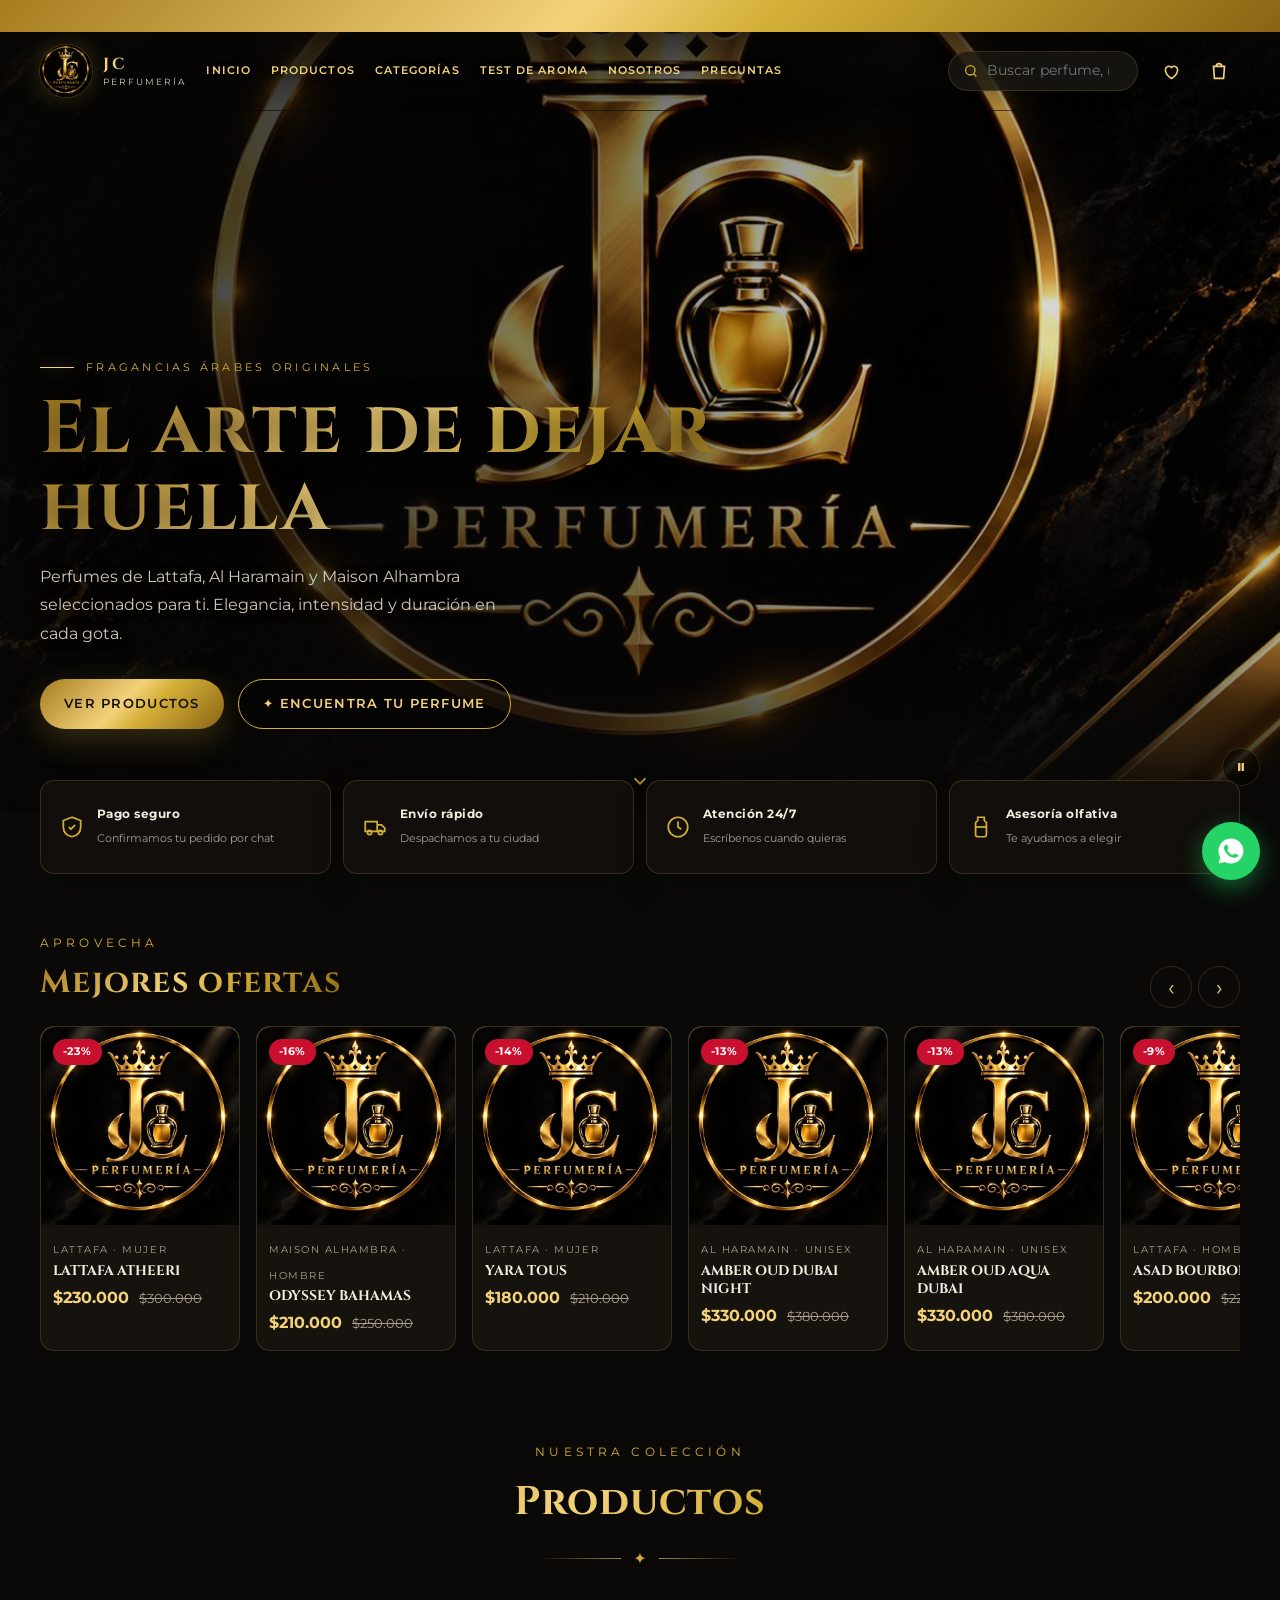
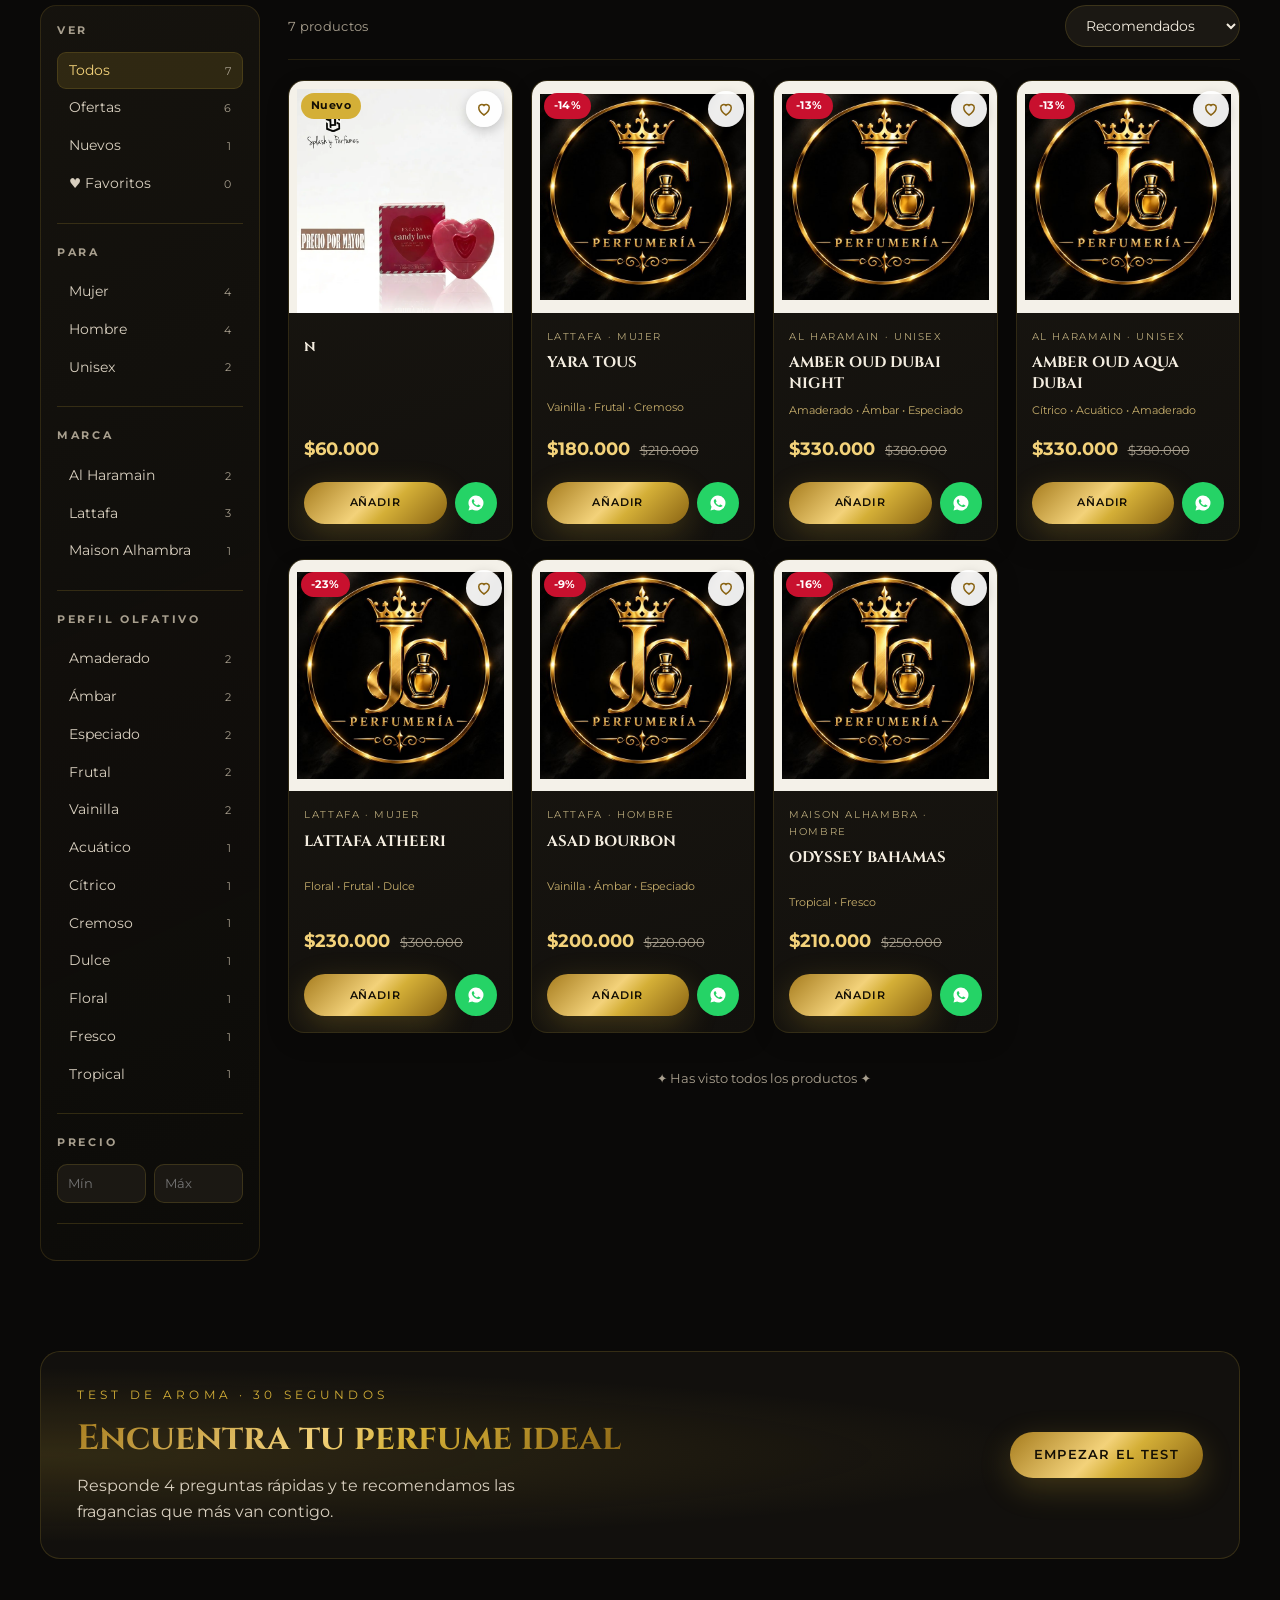
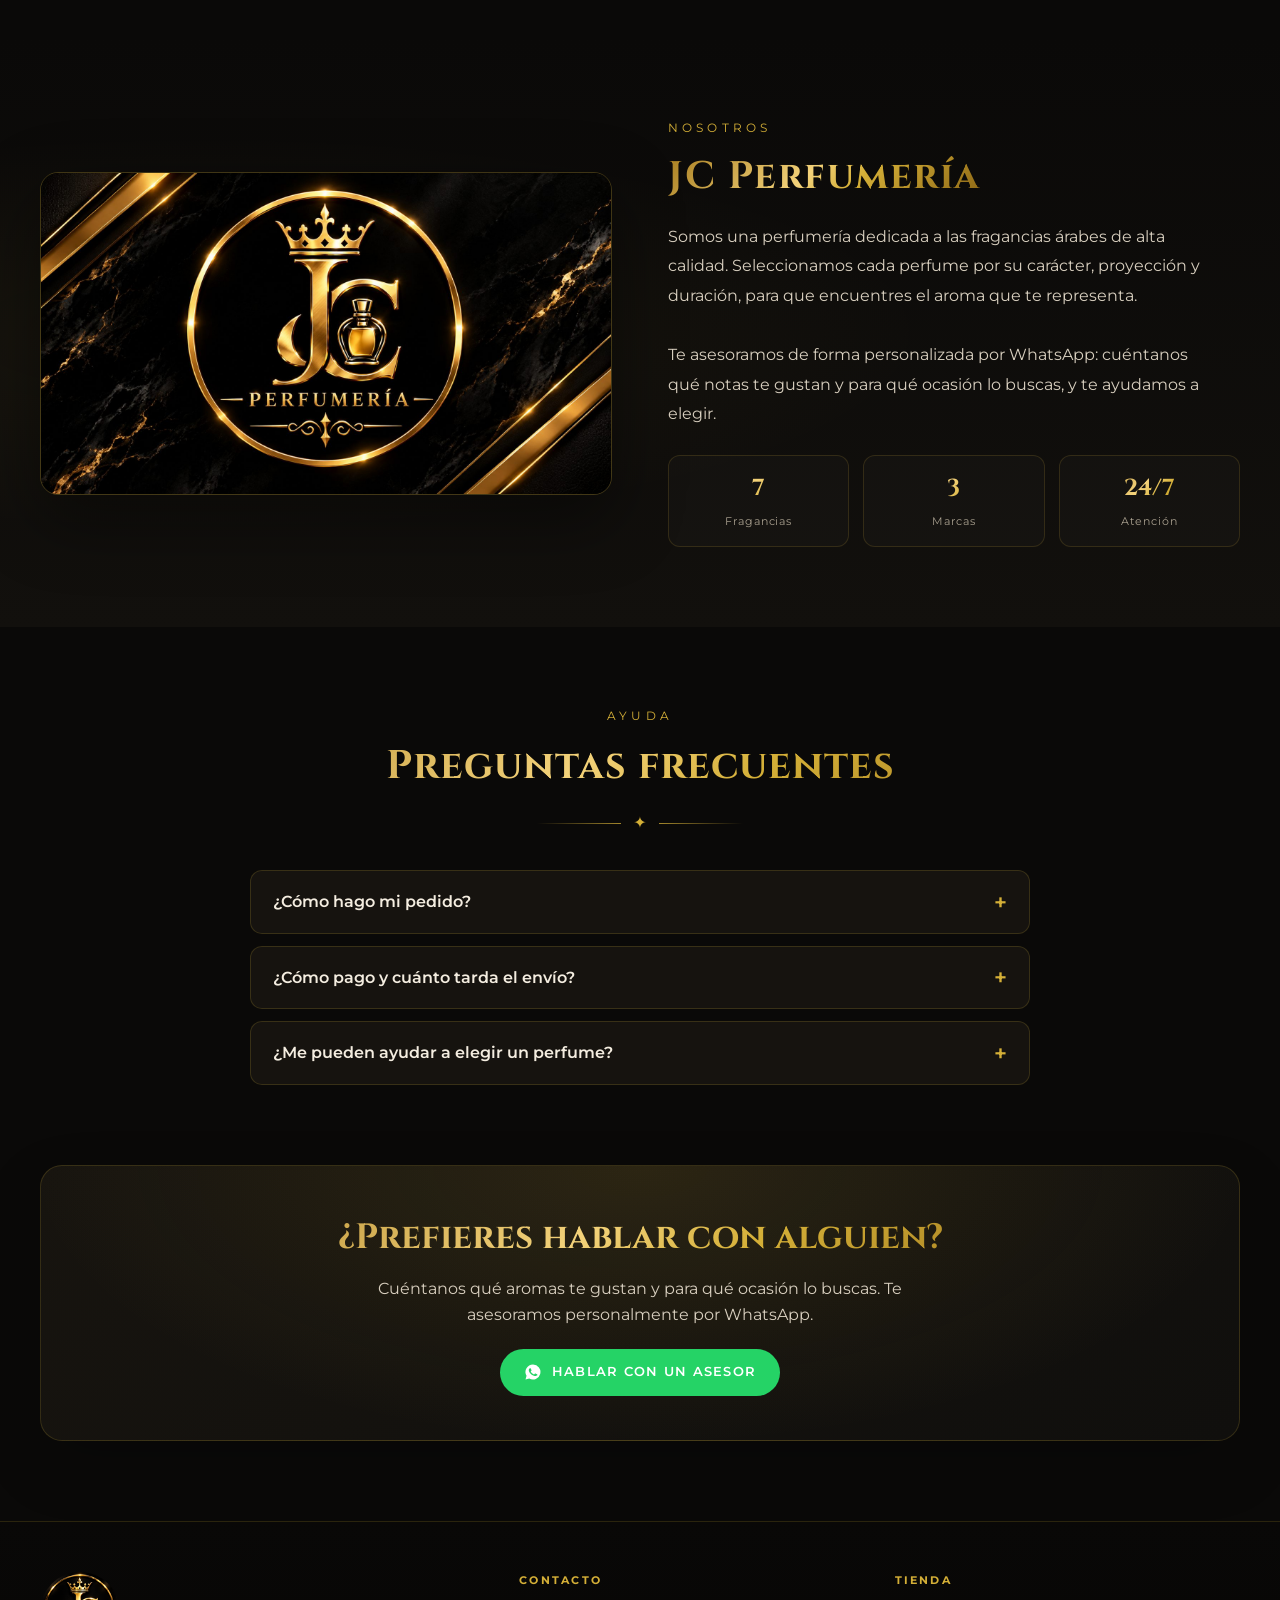
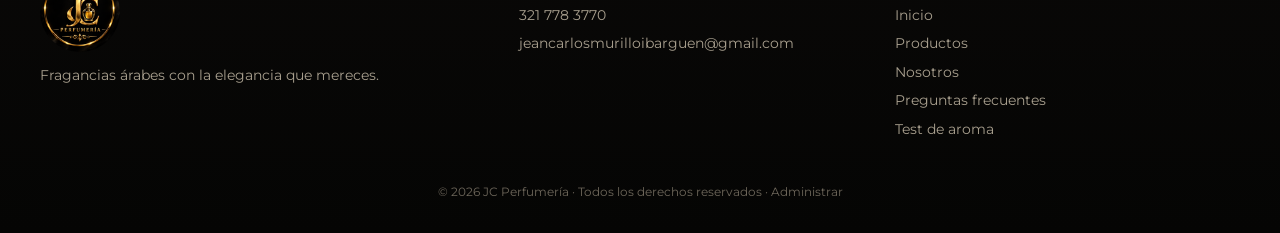
<file: index.html>
<!DOCTYPE html>
<html lang="es">
<head>
<meta charset="UTF-8">
<meta name="viewport" content="width=device-width, initial-scale=1.0, viewport-fit=cover">
<title>JC Perfumería | Tienda en línea</title>
<meta name="description" content="JC Perfumería — fragancias árabes: Lattafa, Al Haramain, Maison Alhambra. Compra en línea y por WhatsApp.">
<meta name="theme-color" content="#0a0908">
<link rel="canonical" href="https://wanna033.github.io/jc-perfumeria/">
<meta property="og:type" content="website">
<meta property="og:site_name" content="JC Perfumería">
<meta property="og:url" content="https://wanna033.github.io/jc-perfumeria/">
<meta property="og:title" content="JC Perfumería | Tienda en línea">
<meta property="og:description" content="Fragancias árabes con la elegancia que mereces. Pide por WhatsApp.">
<meta property="og:image" content="https://wanna033.github.io/jc-perfumeria/assets/og.jpg">
<meta property="og:image:width" content="1200">
<meta property="og:image:height" content="675">
<meta name="twitter:card" content="summary_large_image">
<link rel="icon" href="assets/logo-128.png">
<link rel="apple-touch-icon" href="assets/icon-192.png">
<link rel="manifest" href="manifest.webmanifest">
<meta name="apple-mobile-web-app-capable" content="yes">
<meta name="apple-mobile-web-app-title" content="JC Perfumería">
<link rel="preload" as="image" href="assets/banner.jpg">
<link rel="preconnect" href="https://fonts.googleapis.com">
<link rel="preconnect" href="https://fonts.gstatic.com" crossorigin>
<link href="https://fonts.googleapis.com/css2?family=Cinzel:wght@500;600;700&family=Montserrat:wght@300;400;500;600;700&display=swap" rel="stylesheet">
<link rel="stylesheet" href="css/tienda.css?v=10">
</head>
<body>

<a class="skip-link" href="#contenido">Saltar al contenido</a>

<div class="announce" id="announce" hidden><div class="track" id="announceTrack"></div></div>

<header id="header">
  <div class="wrap nav">
    <a href="#inicio" class="brand" aria-label="JC Perfumería, inicio"><img src="assets/logo-128.png" alt=""><span class="brand-copy"><strong>JC</strong><small>Perfumería</small></span></a>
    <nav class="menu" id="menu">
      <a href="#inicio">Inicio</a>
      <a href="#productos">Productos</a>
      <a href="#productos" id="goCats">Categorías</a>
      <a href="#test" data-quiz>Test de aroma</a>
      <a href="#nosotros">Nosotros</a>
      <a href="#preguntas">Preguntas</a>
      <a href="#" class="install-link" data-install hidden>Instalar app</a>
    </nav>
    <div class="nav-right">
      <label class="search">
        <svg width="16" height="16" viewBox="0 0 24 24" fill="none" stroke="currentColor" stroke-width="2"><circle cx="11" cy="11" r="7"/><path d="m20 20-3.5-3.5"/></svg>
        <input id="q" type="search" placeholder="Buscar perfume, marca, nota…">
      </label>
      <button class="icon-btn" id="openFavs" aria-label="Favoritos" title="Favoritos">
        <svg width="21" height="21" viewBox="0 0 24 24" fill="none" stroke="currentColor" stroke-width="1.8"><path d="M12 20s-7-4.4-7-10a4 4 0 0 1 7-2.6A4 4 0 0 1 19 10c0 5.6-7 10-7 10Z"/></svg>
        <span class="badge" id="favCount" data-n="0">0</span>
      </button>
      <button class="icon-btn" id="openCart" aria-label="Carrito" title="Carrito">
        <svg width="22" height="22" viewBox="0 0 24 24" fill="none" stroke="currentColor" stroke-width="1.8"><path d="M6 7h12l-1 13H7L6 7Z"/><path d="M9 7a3 3 0 0 1 6 0"/></svg>
        <span class="badge" id="cartCount" data-n="0">0</span>
      </button>
      <button class="icon-btn burger" id="burger" aria-label="Menú">
        <svg width="22" height="22" viewBox="0 0 24 24" fill="none" stroke="currentColor" stroke-width="2"><path d="M4 7h16M4 12h16M4 17h16"/></svg>
      </button>
    </div>
  </div>
</header>

<main id="contenido">
  <!-- HERO: video a pantalla completa -->
  <section class="hero" id="inicio" style="padding:0">
    <div class="poster"></div>
    <video id="heroVideo" src="assets/logo-animado.mp4" poster="assets/banner.jpg" autoplay muted loop playsinline preload="auto"></video>
    <div class="wrap hero-inner">
      <div class="eyebrow" data-set="heroEtiqueta">Fragancias árabes originales</div>
      <h1 class="gold-text" data-set="heroTitulo">El arte de dejar huella</h1>
      <p data-set="heroTexto">Perfumes de Lattafa, Al Haramain y Maison Alhambra seleccionados para ti.</p>
      <div class="hero-cta">
        <a href="#productos" class="btn btn-gold">Ver productos</a>
        <button class="btn btn-outline" data-quiz>✦ Encuentra tu perfume</button>
      </div>
    </div>
    <div class="hero-tools">
      <button id="videoToggle" aria-label="Pausar video" title="Pausar / reproducir">
        <svg width="14" height="14" viewBox="0 0 24 24" fill="currentColor" id="videoIcon"><path d="M7 5h4v14H7zM13 5h4v14h-4z"/></svg>
      </button>
    </div>
    <a href="#productos" class="scroll-cue" aria-label="Bajar">
      <svg width="22" height="22" viewBox="0 0 24 24" fill="none" stroke="currentColor" stroke-width="2"><path d="m6 9 6 6 6-6"/></svg>
    </a>
  </section>

  <!-- BENEFICIOS -->
  <div class="wrap perks">
    <div class="perk"><svg width="26" height="26" viewBox="0 0 24 24" fill="none" stroke="currentColor" stroke-width="1.6"><path d="M12 3 4 6v6c0 5 3.5 8 8 9 4.5-1 8-4 8-9V6l-8-3Z"/><path d="m9 12 2 2 4-4"/></svg><div><b>Pago seguro</b><span>Confirmamos tu pedido por chat</span></div></div>
    <div class="perk"><svg width="26" height="26" viewBox="0 0 24 24" fill="none" stroke="currentColor" stroke-width="1.6"><path d="M3 7h11v9H3zM14 10h4l3 3v3h-7"/><circle cx="7" cy="17" r="2"/><circle cx="17" cy="17" r="2"/></svg><div><b>Envío rápido</b><span>Despachamos a tu ciudad</span></div></div>
    <div class="perk"><svg width="26" height="26" viewBox="0 0 24 24" fill="none" stroke="currentColor" stroke-width="1.6"><circle cx="12" cy="12" r="9"/><path d="M12 7v5l3 2"/></svg><div><b>Atención 24/7</b><span>Escríbenos cuando quieras</span></div></div>
    <div class="perk"><svg width="26" height="26" viewBox="0 0 24 24" fill="none" stroke="currentColor" stroke-width="1.6"><path d="M9 3h6v3l2 2v11a2 2 0 0 1-2 2H9a2 2 0 0 1-2-2V8l2-2V3Z"/><path d="M7 12h10"/></svg><div><b>Asesoría olfativa</b><span>Te ayudamos a elegir</span></div></div>
  </div>

  <!-- DESTACADOS (carrusel) -->
  <section id="destacados" class="rail-sec" hidden>
    <div class="wrap">
      <div class="rail-head">
        <div>
          <div class="eyebrow" id="railEyebrow">Selección de la casa</div>
          <h2 class="serif gold-text" id="railTitle">Destacados</h2>
        </div>
        <div class="rail-nav">
          <button class="icon-btn" data-rail="-1" aria-label="Anterior">‹</button>
          <button class="icon-btn" data-rail="1" aria-label="Siguiente">›</button>
        </div>
      </div>
      <div class="rail" id="rail"></div>
    </div>
  </section>

  <!-- PRODUCTOS -->
  <section id="productos">
    <div class="wrap">
      <div class="sec-head reveal">
        <div class="eyebrow">Nuestra colección</div>
        <h2 class="gold-text">Productos</h2>
        <div class="divider">✦</div>
      </div>

      <div class="shop">
        <aside class="filters" id="filters" aria-label="Filtros">
          <div class="sheet-head">
            <b class="serif gold-text">Filtros</b>
            <button class="icon-btn" id="closeFilters" aria-label="Cerrar filtros">✕</button>
          </div>
          <div class="group" id="viewGroup"></div>
          <div class="group" id="genGroup"></div>
          <div class="group" id="brandGroup"></div>
          <div class="group" id="famGroup"></div>
          <div class="group price-group">
            <h4>Precio</h4>
            <div class="price-range">
              <input id="pmin" type="number" inputmode="numeric" placeholder="Mín" min="0" step="10000">
              <input id="pmax" type="number" inputmode="numeric" placeholder="Máx" min="0" step="10000">
            </div>
          </div>
          <div class="sheet-foot">
            <button class="btn btn-outline" id="sheetClear">Limpiar</button>
            <button class="btn btn-gold" id="sheetApply">Ver productos</button>
          </div>
        </aside>

        <div>
          <label class="search search-mobile">
            <svg width="16" height="16" viewBox="0 0 24 24" fill="none" stroke="currentColor" stroke-width="2"><circle cx="11" cy="11" r="7"/><path d="m20 20-3.5-3.5"/></svg>
            <input id="q2" type="search" placeholder="Buscar perfume, marca, nota…" enterkeyhint="search">
          </label>
          <div class="quick" id="quick"></div>
          <div class="toolbar">
            <button class="filter-btn" id="filterBtn">
              <svg width="16" height="16" viewBox="0 0 24 24" fill="none" stroke="currentColor" stroke-width="2"><path d="M4 6h16M7 12h10M10 18h4"/></svg>
              Filtros <span id="filterN"></span>
            </button>
            <span class="count" id="count">Cargando…</span>
            <div class="toolbar-right">
              <button class="clear" id="clearFilters" hidden>Limpiar filtros</button>
              <select id="sort" aria-label="Ordenar por">
                <option value="">Recomendados</option>
                <option value="az">Nombre A–Z</option>
                <option value="za">Nombre Z–A</option>
                <option value="low">Menor precio</option>
                <option value="high">Mayor precio</option>
                <option value="off">Mayor descuento</option>
              </select>
            </div>
          </div>
          <div class="grid" id="grid">
            <div class="skeleton"></div><div class="skeleton"></div><div class="skeleton"></div>
          </div>
          <p class="seen" id="seen" hidden>✦ Has visto todos los productos ✦</p>
        </div>
      </div>

      <div id="recientes" class="recent" hidden>
        <h4 class="eyebrow">Vistos recientemente</h4>
        <div class="rail rail-sm" id="recentRail"></div>
      </div>
    </div>
  </section>

  <!-- TEST DE AROMA -->
  <section id="test" style="padding-top:10px">
    <div class="wrap quiz-band reveal">
      <div class="quiz-band-text">
        <div class="eyebrow">Test de aroma · 30 segundos</div>
        <h2 class="gold-text">Encuentra tu perfume ideal</h2>
        <p>Responde 4 preguntas rápidas y te recomendamos las fragancias que más van contigo.</p>
      </div>
      <button class="btn btn-gold" data-quiz>Empezar el test</button>
    </div>
  </section>

  <!-- NOSOTROS -->
  <section class="about" id="nosotros">
    <div class="wrap about-grid">
      <div class="about-media reveal"><img src="assets/banner.jpg" alt="JC Perfumería" loading="lazy"></div>
      <div class="about-text reveal">
        <div class="eyebrow">Nosotros</div>
        <h2 class="serif" style="font-size:clamp(1.7rem,3.4vw,2.4rem);margin-top:8px"><span class="gold-text" data-set="nombre">JC Perfumería</span></h2>
        <p data-set="nosotros"></p>
        <div class="stats">
          <div class="stat"><b class="gold-text" id="statCount">0</b><span>Fragancias</span></div>
          <div class="stat"><b class="gold-text" id="statBrands">0</b><span>Marcas</span></div>
          <div class="stat"><b class="gold-text">24/7</b><span>Atención</span></div>
        </div>
      </div>
    </div>
  </section>

  <!-- TESTIMONIOS (se muestra si hay) -->
  <section id="testimonios" hidden>
    <div class="wrap">
      <div class="sec-head reveal">
        <div class="eyebrow">Clientes</div>
        <h2 class="gold-text">Lo que dicen de nosotros</h2>
        <div class="divider">✦</div>
      </div>
      <div class="reviews" id="reviews"></div>
    </div>
  </section>

  <!-- PREGUNTAS -->
  <section id="preguntas" hidden>
    <div class="wrap">
      <div class="sec-head reveal">
        <div class="eyebrow">Ayuda</div>
        <h2 class="gold-text">Preguntas frecuentes</h2>
        <div class="divider">✦</div>
      </div>
      <div class="faq" id="faq"></div>
    </div>
  </section>

  <section style="padding-top:0">
    <div class="wrap cta-band reveal">
      <h2 class="gold-text">¿Prefieres hablar con alguien?</h2>
      <p>Cuéntanos qué aromas te gustan y para qué ocasión lo buscas. Te asesoramos personalmente por WhatsApp.</p>
      <a href="#" class="btn btn-wa" data-wa><svg width="18" height="18" viewBox="0 0 24 24" fill="currentColor"><use href="#i-wa"/></svg> Hablar con un asesor</a>
    </div>
  </section>
</main>

<footer>
  <div class="wrap foot">
    <div>
      <img src="assets/logo-128.png" alt="JC Perfumería">
      <p>Fragancias árabes con la elegancia que mereces.</p>
      <div class="socials" id="socials"></div>
    </div>
    <div>
      <h5>CONTACTO</h5>
      <a href="#" data-wa data-set="telefonoVisible">321 778 3770</a>
      <a href="#" id="mailLink" data-set="email"></a>
    </div>
    <div>
      <h5>TIENDA</h5>
      <a href="#inicio">Inicio</a>
      <a href="#productos">Productos</a>
      <a href="#nosotros">Nosotros</a>
      <a href="#preguntas">Preguntas frecuentes</a>
      <a href="#test" data-quiz>Test de aroma</a>
      <a href="#" data-install hidden>📲 Instalar como app</a>
    </div>
  </div>
  <p class="copy">© <span id="yr">2026</span> <span data-set="nombre">JC Perfumería</span> · Todos los derechos reservados · <a href="admin.html" style="display:inline;color:inherit;font-size:inherit">Administrar</a></p>
</footer>

<button class="totop" id="totop" aria-label="Volver arriba">
  <svg width="18" height="18" viewBox="0 0 24 24" fill="none" stroke="currentColor" stroke-width="2"><path d="m6 15 6-6 6 6"/></svg>
</button>
<a class="fab" href="#" data-wa aria-label="WhatsApp">
  <svg width="30" height="30" viewBox="0 0 24 24" fill="currentColor"><use href="#i-wa"/></svg>
</a>

<div class="overlay" id="overlay"></div>
<div class="modal" id="modal" role="dialog" aria-modal="true"></div>

<aside class="drawer" id="drawer" aria-label="Carrito">
  <div class="drawer-head">
    <h4 class="serif gold-text" style="font-size:1.2rem">Tu carrito</h4>
    <button class="icon-btn" id="closeCart" aria-label="Cerrar">✕</button>
  </div>
  <div class="drawer-body" id="cartBody"></div>
  <div class="drawer-foot" id="cartFoot">
    <div class="ship" id="ship" hidden></div>
    <form class="coupon" id="couponForm" hidden>
      <input id="couponInput" placeholder="¿Tienes un cupón?" autocomplete="off" autocapitalize="characters">
      <button class="btn btn-outline" type="submit">Aplicar</button>
    </form>
    <div class="coupon-ok" id="couponOk" hidden></div>
    <div class="subtotal" id="subtotalRow" hidden><span>Subtotal</span><span id="cartSubtotal"></span></div>
    <div class="subtotal discount" id="discountRow" hidden><span id="discountLabel">Descuento</span><span id="cartDiscount"></span></div>
    <div class="total"><span>Total</span><b id="cartTotal">$0</b></div>
    <form class="checkout-form" id="checkoutForm">
      <input name="nombre" placeholder="Tu nombre" autocomplete="name" required>
      <div class="two">
        <input name="ciudad" placeholder="Ciudad" autocomplete="address-level2" required>
        <select name="pago" id="payMethod" aria-label="Pago preferido"></select>
      </div>
      <input name="direccion" placeholder="Dirección de entrega" autocomplete="street-address">
      <textarea name="nota" rows="2" placeholder="Nota (opcional): regalo, horario…"></textarea>
      <button class="btn btn-wa" id="checkout" type="submit">
        <svg width="18" height="18" viewBox="0 0 24 24" fill="currentColor"><use href="#i-wa"/></svg>
        Finalizar pedido por WhatsApp
      </button>
    </form>
  </div>
</aside>

<!-- Test de aroma -->
<div class="modal quiz" id="quiz" role="dialog" aria-modal="true" aria-labelledby="quizTitle">
  <button class="close" id="quizClose" aria-label="Cerrar">✕</button>
  <div class="quiz-inner">
    <div class="quiz-top">
      <img src="assets/logo-128.png" alt="" width="54" height="54">
      <div>
        <div class="eyebrow">Test de aroma</div>
        <h3 class="gold-text" id="quizTitle">Encuentra tu perfume</h3>
      </div>
    </div>
    <div class="quiz-progress"><i id="quizBar"></i></div>
    <div id="quizBody"></div>
  </div>
</div>

<div class="toast" id="toast"></div>

<svg width="0" height="0" style="position:absolute" aria-hidden="true">
  <symbol id="i-wa" viewBox="0 0 24 24"><path d="M12 2a10 10 0 0 0-8.6 15.1L2 22l5-1.3A10 10 0 1 0 12 2Zm5.3 14.2c-.2.6-1.3 1.2-1.8 1.2-.5.1-1 .2-3.3-.7-2.8-1.1-4.5-4-4.7-4.2-.1-.2-1.1-1.5-1.1-2.9s.7-2 1-2.3c.2-.3.5-.3.7-.3h.5c.2 0 .4 0 .6.5l.8 2c.1.2.1.4 0 .5l-.4.6-.4.4c-.1.2-.3.3-.1.6.2.3.8 1.3 1.7 2.1 1.1 1 2.1 1.3 2.4 1.5.3.1.5.1.6-.1l.9-1c.2-.3.4-.2.6-.1l2 .9c.3.2.5.2.5.4.1.1.1.7-.1 1.3Z"/></symbol>
</svg>

<script src="js/tienda.js?v=9"></script>
</body>
</html>
</file>
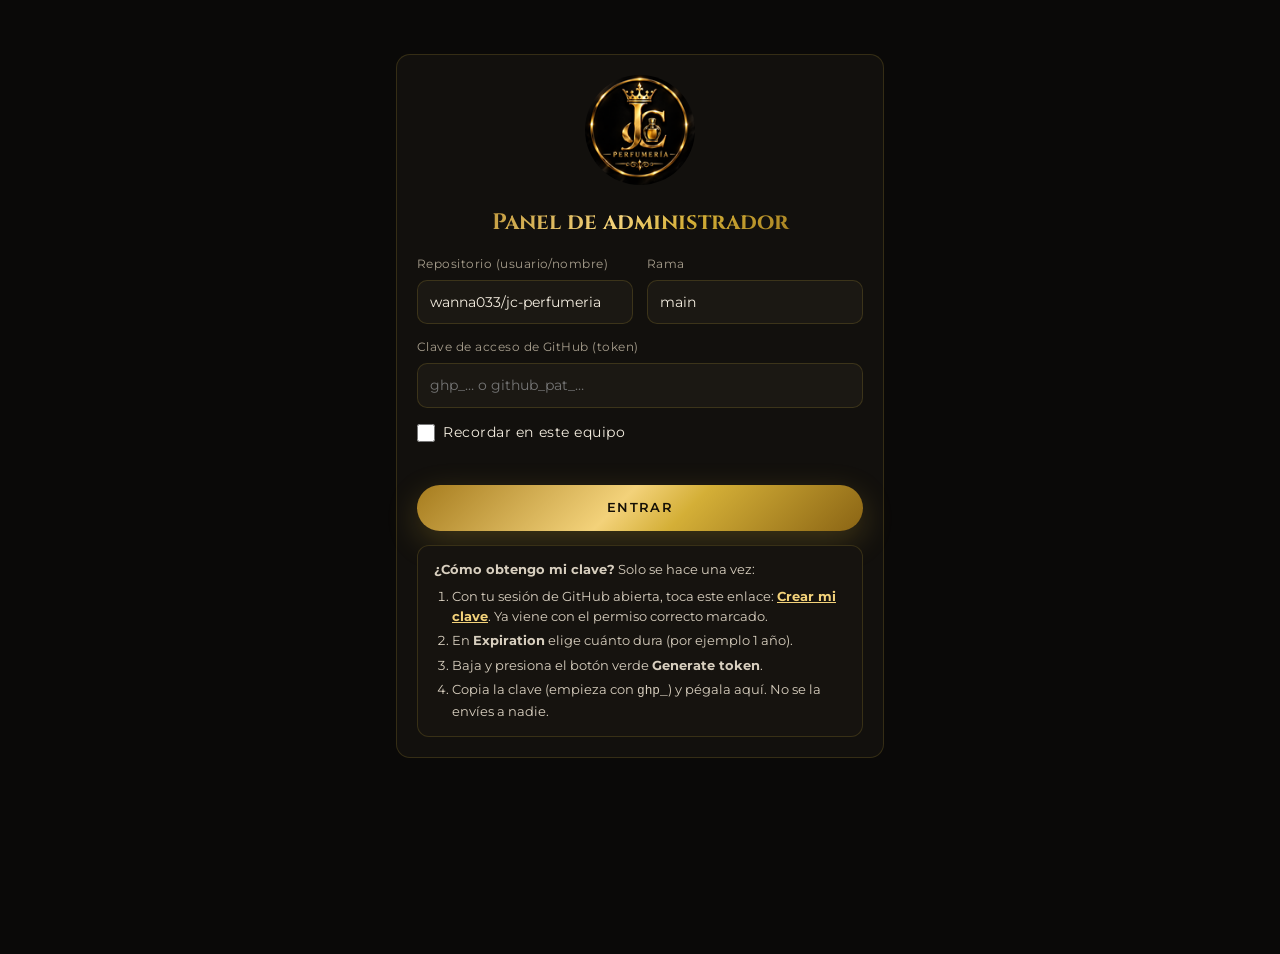
<file: admin.html>
<!DOCTYPE html>
<html lang="es">
<head>
<meta charset="UTF-8">
<meta name="viewport" content="width=device-width, initial-scale=1.0, viewport-fit=cover">
<meta name="robots" content="noindex, nofollow">
<title>Administrador | JC Perfumería</title>
<link rel="icon" href="assets/logo-128.png">
<link rel="preconnect" href="https://fonts.googleapis.com">
<link rel="preconnect" href="https://fonts.gstatic.com" crossorigin>
<link href="https://fonts.googleapis.com/css2?family=Cinzel:wght@500;600;700&family=Montserrat:wght@300;400;500;600;700&display=swap" rel="stylesheet">
<link rel="stylesheet" href="css/tienda.css?v=10">
<style>
  body{background:var(--bg);min-height:100vh}
  .a-top{position:sticky;top:0;z-index:40;background:rgba(8,7,6,.96);border-bottom:1px solid var(--line);backdrop-filter:blur(8px)}
  .a-top .wrap{display:flex;align-items:center;gap:14px;height:68px}
  .a-top img{width:44px;height:44px;border-radius:50%}
  .a-top h1{font-family:Cinzel,serif;font-size:1.05rem}
  .a-top .grow{flex:1}
  .status{font-size:.76rem;color:var(--muted);display:flex;align-items:center;gap:6px}
  .status i{width:8px;height:8px;border-radius:50%;background:#4caf50;display:inline-block}
  .status.dirty i{background:#ffb300}
  .btn-sm{padding:9px 14px;font-size:.68rem}
  .tabs{display:flex;gap:6px;overflow-x:auto;overflow-y:hidden;scrollbar-width:none;padding:18px 0 0;border-bottom:1px solid var(--line)}
  .tab{padding:10px 16px;border-radius:10px 10px 0 0;font-size:.82rem;font-weight:600;color:var(--muted);white-space:nowrap}
  .tab.on{color:var(--gold-2);background:var(--bg-2);border:1px solid var(--line);border-bottom-color:var(--bg-2);margin-bottom:-1px}
  .panel{padding:26px 0 80px}
  .panel-head{display:flex;gap:10px;align-items:center;flex-wrap:wrap;margin-bottom:18px}
  .panel-head h2{font-family:Cinzel,serif;font-size:1.3rem;flex:1}
  .inp,.a-form input,.a-form textarea,.a-form select{width:100%;background:var(--field);border:1px solid var(--line);border-radius:10px;padding:10px 12px;color:var(--text);font-size:.88rem;outline:0}
  .a-form input:focus,.a-form textarea:focus,.inp:focus{border-color:var(--gold)}
  .a-form label{display:flex;flex-direction:column;gap:6px;font-size:.74rem;color:var(--muted);letter-spacing:.04em}
  .a-form .hint{font-size:.7rem;color:#7d7566}
  .a-form .grid2{display:grid;grid-template-columns:1fr 1fr;gap:14px}
  .a-form .grid3{display:grid;grid-template-columns:1fr 1fr 1fr;gap:14px}
  .a-form{display:grid;gap:14px}
  .checks{display:flex;gap:18px;flex-wrap:wrap}
  .checks label{flex-direction:row;align-items:center;gap:8px;font-size:.85rem;color:var(--text)}
  .checks input{width:18px;height:18px;accent-color:var(--gold)}
  .plist{display:flex;flex-direction:column;gap:10px}
  .prow{display:grid;grid-template-columns:64px 1fr auto;gap:14px;align-items:center;padding:10px 12px;border:1px solid var(--line);border-radius:12px;background:var(--card)}
  .prow img{width:64px;height:64px;object-fit:contain;background:#f7f3ea;border-radius:10px}
  .prow h3{font-family:Cinzel,serif;font-size:.95rem}
  .prow .sub{font-size:.76rem;color:var(--muted)}
  .prow .pr{color:var(--gold-2);font-weight:600;font-size:.88rem}
  .pills{display:flex;gap:6px;flex-wrap:wrap;margin-top:4px}
  .pill{font-size:.64rem;padding:2px 8px;border-radius:999px;border:1px solid var(--line);color:var(--muted)}
  .pill.warn{border-color:#ffb300;color:#ffb300}
  .pill.red{border-color:var(--sale);color:#ff6b81}
  .pill.gold{border-color:var(--gold);color:var(--gold-2)}
  .ractions{display:flex;gap:4px;flex-wrap:wrap;justify-content:flex-end}
  .ib{width:34px;height:34px;border-radius:8px;border:1px solid var(--line);display:grid;place-items:center;color:var(--gold-2);font-size:.85rem;background:var(--field)}
  .ib:hover{border-color:var(--gold)}
  .ib.danger{color:#ff6b81}
  .ib:disabled{opacity:.3;cursor:default}
  .card-box{border:1px solid var(--line);border-radius:14px;padding:20px;background:var(--bg-2)}
  .rows{display:flex;flex-direction:column;gap:12px}
  .rowbox{border:1px solid var(--line);border-radius:12px;padding:14px;background:var(--card);display:grid;gap:10px;position:relative}
  .rowbox .ib{position:absolute;top:10px;right:10px}
  .login{max-width:520px;margin:6vh auto;padding:0 16px}
  .login .card-box{display:grid;gap:14px}
  .login img{width:110px;border-radius:50%;margin:0 auto 6px}
  .login h1{font-family:Cinzel,serif;text-align:center;font-size:1.4rem}
  .help{font-size:.8rem;color:var(--soft);background:var(--card);border:1px solid var(--line);border-radius:12px;padding:14px 16px}
  .help ol{padding-left:18px;display:grid;gap:4px;margin-top:6px}
  .help a{color:var(--gold-2);text-decoration:underline}
  .err{color:#ff6b81;font-size:.82rem;min-height:1em}
  .edit-modal{width:min(820px,calc(100% - 24px))}
  .edit-modal .inner{padding:26px}
  .imgdrop{border:1.5px dashed var(--line);border-radius:14px;display:grid;grid-template-columns:140px 1fr;gap:16px;padding:14px;align-items:center}
  .imgdrop.over{border-color:var(--gold);background:rgba(212,175,55,.06)}
  .imgdrop img{width:140px;height:140px;object-fit:contain;background:#f7f3ea;border-radius:10px}
  .progress{position:fixed;inset:0;background:rgba(0,0,0,.75);z-index:120;display:grid;place-items:center}
  .progress .card-box{min-width:300px;text-align:center}
  .spinner{width:38px;height:38px;border:3px solid var(--line);border-top-color:var(--gold);border-radius:50%;animation:spin 1s linear infinite;margin:0 auto 14px}
  @keyframes spin{to{transform:rotate(360deg)}}
  @media (max-width:700px){
    .a-form .grid2,.a-form .grid3{grid-template-columns:1fr}
    .prow{grid-template-columns:52px 1fr}
    .prow img{width:52px;height:52px}
    .ractions{grid-column:1/-1;justify-content:flex-start}
    .imgdrop{grid-template-columns:1fr}
    .imgdrop img{margin:auto}
    .a-top .status span{display:none}
    .hide-sm{display:none}
  }
  .top-actions{display:contents}
  .a-bottom{display:none}
  .notice-box{max-width:420px;margin:0 16px;text-align:center}
  .pc-box{display:grid;gap:8px;text-align:center;border:1px solid var(--gold);border-radius:14px;padding:16px;background:rgba(212,175,55,.08)}
  .pc-box span{font-size:.82rem;color:var(--soft)}
  .pc-box~#loginForm,.pc-box~.help{display:none}
  .extra-photos{border:1px solid var(--line);border-radius:14px;padding:14px;display:grid;gap:12px}
  .extra-grid{display:grid;grid-template-columns:repeat(auto-fill,minmax(84px,1fr));gap:10px}
  .extra-grid:empty{display:none}
  .xph{position:relative;aspect-ratio:1;background:#f7f3ea;border-radius:10px;overflow:hidden}
  .xph img{width:100%;height:100%;object-fit:contain}
  .xph button{position:absolute;top:4px;right:4px;width:26px;height:26px;border-radius:50%;background:rgba(0,0,0,.7);color:#fff;font-size:.8rem}
  .xph .main-btn{top:auto;bottom:4px;right:4px;left:4px;width:auto;height:auto;border-radius:6px;font-size:.62rem;padding:3px}
  .a-form select{appearance:auto}
  .switch{flex-direction:row!important;align-items:center;gap:8px!important;color:var(--text)!important;font-size:.85rem!important}
  .switch input{width:18px;height:18px;accent-color:var(--gold)}
  @media (max-width:700px){
    .a-top .wrap{height:60px;gap:10px}
    .a-top img{width:38px;height:38px}
    .a-top .top-actions{display:none}
    .a-bottom{display:flex;gap:10px;position:fixed;left:0;right:0;bottom:0;z-index:45;background:rgba(8,7,6,.97);border-top:1px solid var(--line);padding:10px 14px calc(10px + env(safe-area-inset-bottom))}
    .a-bottom .btn{flex:1;height:48px}
    .panel{padding:18px 0 110px}
    .panel-head h2{flex:1 1 100%}
    .panel-head .inp{max-width:none!important;flex:1}
    .tab{padding:10px 12px;font-size:.78rem}
    .inp,.a-form input,.a-form textarea,.a-form select{font-size:16px;padding:12px}
    .ib{width:40px;height:40px;font-size:.95rem}
    .prow{padding:10px}
    .prow [data-act="edit-open"]{cursor:pointer}
    .edit-modal{width:100%;height:auto;max-height:none;top:0;bottom:0;left:0;padding-bottom:0;border-radius:0;border:0;transform:translateY(30px)}
    .edit-modal.show{transform:none}
    .edit-modal .inner{padding:18px 16px 0}
    .save-bar{position:sticky;bottom:0;background:var(--bg-2);padding:12px 0 calc(12px + env(safe-area-inset-bottom));border-top:1px solid var(--line)}
    .save-bar .btn{flex:1;height:48px}
    .login{margin:3vh auto}
    .toast{top:70px;bottom:auto;transform:translate(-50%,-20px)}
    .toast.show{transform:translate(-50%,0)}
  }
</style>
</head>
<body>

<!-- ===== Acceso ===== -->
<div class="login" id="loginView">
  <div class="card-box">
    <img src="assets/logo-128.png" alt="">
    <h1 class="gold-text">Panel de administrador</h1>
    <form class="a-form" id="loginForm">
      <div class="grid2">
        <label>Repositorio (usuario/nombre)<input name="repo" id="fRepo" placeholder="usuario/jc-perfumeria" required></label>
        <label>Rama<input name="branch" id="fBranch" value="main" required></label>
      </div>
      <label>Clave de acceso de GitHub (token)
        <input name="token" id="fToken" type="password" autocomplete="off" placeholder="ghp_… o github_pat_…" required>
      </label>
      <div class="checks"><label><input type="checkbox" id="fRemember"> Recordar en este equipo</label></div>
      <div class="err" id="loginErr"></div>
      <button class="btn btn-gold" type="submit">Entrar</button>
    </form>
    <div class="help">
      <b>¿Cómo obtengo mi clave?</b> Solo se hace una vez:
      <ol>
        <li>Con tu sesión de GitHub abierta, toca este enlace: <a href="https://github.com/settings/tokens/new?scopes=public_repo&description=Panel%20JC%20Perfumeria" target="_blank" rel="noopener"><b>Crear mi clave</b></a>. Ya viene con el permiso correcto marcado.</li>
        <li>En <b>Expiration</b> elige cuánto dura (por ejemplo 1 año).</li>
        <li>Baja y presiona el botón verde <b>Generate token</b>.</li>
        <li>Copia la clave (empieza con <code>ghp_</code>) y pégala aquí. No se la envíes a nadie.</li>
      </ol>
    </div>
  </div>
</div>

<!-- ===== Panel ===== -->
<div id="appView" hidden>
  <div class="a-top">
    <div class="wrap">
      <img src="assets/logo-128.png" alt="">
      <h1 class="gold-text hide-sm">Administrador</h1>
      <div class="grow"></div>
      <div class="status" id="status"><i></i><span id="statusText">Todo publicado</span></div>
      <span class="top-actions"><a class="btn btn-outline btn-sm" id="previewBtn" href="index.html?preview=1" target="_blank">Vista previa</a>
      <button class="btn btn-gold btn-sm" id="publishBtn">Publicar</button></span>
      <button class="ib" id="logoutBtn" title="Salir">⎋</button>
    </div>
  </div>

  <div class="wrap">
    <div class="tabs" id="tabs">
      <button class="tab on" data-tab="productos">Productos</button>
      <button class="tab" data-tab="ajustes">Ajustes de la tienda</button>
      <button class="tab" data-tab="testimonios">Testimonios</button>
      <button class="tab" data-tab="preguntas">Preguntas</button>
      <button class="tab" data-tab="cupones">Cupones</button>
      <button class="tab" data-tab="respaldo">Respaldo</button>
    </div>

    <!-- Productos -->
    <div class="panel" data-panel="productos">
      <div class="panel-head">
        <h2 class="gold-text">Productos <small id="pCount" style="font-size:.8rem;color:var(--muted)"></small></h2>
        <input class="inp" id="pSearch" placeholder="Buscar…" style="max-width:220px">
        <button class="btn btn-gold btn-sm" id="newProduct">+ Nuevo producto</button>
      </div>
      <div class="plist" id="plist"></div>
    </div>

    <!-- Ajustes -->
    <div class="panel" data-panel="ajustes" hidden>
      <div class="panel-head"><h2 class="gold-text">Ajustes de la tienda</h2></div>
      <form class="a-form card-box" id="settingsForm">
        <div class="grid2">
          <label>Nombre de la tienda<input name="nombre"></label>
          <label>Correo<input name="email" type="email"></label>
        </div>
        <div class="grid2">
          <label>WhatsApp (con indicativo, solo números)<input name="whatsapp" inputmode="numeric" placeholder="573001234567"><span class="hint">Ej: 57 + tu número → 573217783770</span></label>
          <label>Teléfono como se muestra<input name="telefonoVisible"></label>
        </div>
        <label>Barra de anuncio (arriba de la página; vacío = oculta)<input name="anuncio"></label>
        <label>Portada · etiqueta pequeña<input name="heroEtiqueta"></label>
        <label>Portada · título<input name="heroTitulo"></label>
        <label>Portada · texto<textarea name="heroTexto" rows="2"></textarea></label>
        <label>Sección “Nosotros”<textarea name="nosotros" rows="5"></textarea></label>
        <div class="grid2">
          <label>Envío gratis desde ($, 0 = no mostrar)<input name="envioGratisDesde" type="number" min="0" step="1000"></label>
          <label>Formas de pago (separadas por coma)<input name="formasPago" placeholder="Transferencia, Nequi, Efectivo"></label>
        </div>
        <div class="grid3">
          <label>Instagram (enlace)<input name="instagram" placeholder="https://instagram.com/…"></label>
          <label>Facebook (enlace)<input name="facebook" placeholder="https://facebook.com/…"></label>
          <label>TikTok (enlace)<input name="tiktok" placeholder="https://tiktok.com/@…"></label>
        </div>
      </form>
    </div>

    <!-- Testimonios -->
    <div class="panel" data-panel="testimonios" hidden>
      <div class="panel-head">
        <h2 class="gold-text">Testimonios</h2>
        <button class="btn btn-gold btn-sm" id="addTes">+ Agregar testimonio</button>
      </div>
      <p class="desc" style="margin-bottom:14px">Agrega comentarios reales de tus clientes (con su permiso). Si no hay ninguno, la sección no se muestra.</p>
      <div class="rows" id="tesList"></div>
    </div>

    <!-- Preguntas -->
    <div class="panel" data-panel="preguntas" hidden>
      <div class="panel-head">
        <h2 class="gold-text">Preguntas frecuentes</h2>
        <button class="btn btn-gold btn-sm" id="addFaq">+ Agregar pregunta</button>
      </div>
      <div class="rows" id="faqList"></div>
    </div>

    <!-- Cupones -->
    <div class="panel" data-panel="cupones" hidden>
      <div class="panel-head">
        <h2 class="gold-text">Cupones de descuento</h2>
        <button class="btn btn-gold btn-sm" id="addCup">+ Crear cupón</button>
      </div>
      <p class="desc" style="margin-bottom:14px">Tus clientes escriben el código en el carrito y el descuento aparece en el pedido que te llega por WhatsApp. Desactiva un cupón para que deje de funcionar sin borrarlo.</p>
      <div class="rows" id="cupList"></div>
    </div>

    <!-- Respaldo -->
    <div class="panel" data-panel="respaldo" hidden>
      <div class="panel-head"><h2 class="gold-text">Copia de seguridad</h2></div>
      <div class="card-box a-form">
        <p class="desc">Descarga todos los datos de tu tienda en un archivo, o restaura uno descargado antes. Restaurar reemplaza lo que tienes en el panel (no se publica hasta que presiones <b>Publicar</b>).</p>
        <div style="display:flex;gap:10px;flex-wrap:wrap">
          <button class="btn btn-outline btn-sm" id="exportBtn">Descargar respaldo</button>
          <label class="btn btn-outline btn-sm" style="cursor:pointer">Restaurar respaldo<input type="file" id="importFile" accept="application/json,.json" hidden></label>
          <button class="btn btn-outline btn-sm" id="discardBtn">Descartar cambios sin publicar</button>
        </div>
      </div>
    </div>
  </div>
</div>

<!-- Editor de producto -->
<div class="overlay" id="overlay"></div>
<div class="modal edit-modal" id="editModal" role="dialog" aria-modal="true">
  <div class="inner">
    <h3 class="gold-text" id="editTitle" style="margin-bottom:16px">Nuevo producto</h3>
    <form class="a-form" id="productForm">
      <div class="imgdrop" id="imgDrop">
        <img id="imgPreview" src="assets/logo-128.png" alt="">
        <div class="a-form">
          <b style="font-size:.8rem">Foto principal</b>
          <label class="btn btn-outline btn-sm" style="cursor:pointer;justify-self:start">Subir foto<input type="file" id="imgFile" accept="image/*" hidden></label>
          <span class="hint">También puedes arrastrar la foto aquí. Se optimiza automáticamente.</span>
          <label>…o pega el enlace de una imagen<input name="imagenUrl" placeholder="https://…"></label>
        </div>
      </div>
      <div class="extra-photos">
        <div style="display:flex;justify-content:space-between;align-items:center;gap:10px;flex-wrap:wrap">
          <b style="font-size:.8rem">Más fotos <span class="hint">(opcional · se deslizan en la ficha del perfume)</span></b>
          <label class="btn btn-outline btn-sm" style="cursor:pointer">+ Agregar fotos<input type="file" id="extraFiles" accept="image/*" multiple hidden></label>
        </div>
        <div class="extra-grid" id="extraGrid"></div>
      </div>
      <div class="grid3">
        <label>Nombre *<input name="nombre" required></label>
        <label>Marca<input name="marca" list="brandList"><datalist id="brandList"></datalist></label>
        <label>Para
          <select name="genero">
            <option value="">Sin especificar</option>
            <option>Mujer</option>
            <option>Hombre</option>
            <option>Unisex</option>
          </select>
        </label>
      </div>
      <div class="grid3">
        <label>Precio *<input name="precio" type="number" min="0" step="1000" required></label>
        <label>Precio anterior (tachado)<input name="precioAnterior" type="number" min="0" step="1000"><span class="hint">Vacío = sin descuento</span></label>
        <label>Presentación<input name="presentacion" placeholder="Eau de Parfum · 100 ml"></label>
      </div>
      <label>Perfil olfativo (separado por coma)<input name="perfil" placeholder="Vainilla, Ámbar, Especiado"></label>
      <label>Notas (separadas por coma)<input name="notas" placeholder="Bergamota, Rosa, Almizcle"></label>
      <label>Descripción<textarea name="descripcion" rows="3"></textarea></label>
      <div class="checks">
        <label><input type="checkbox" name="destacado"> ★ Destacado</label>
        <label><input type="checkbox" name="nuevo"> Nuevo</label>
        <label><input type="checkbox" name="agotado"> Agotado</label>
      </div>
      <div class="err" id="editErr"></div>
      <div class="save-bar" style="display:flex;gap:10px;justify-content:flex-end;flex-wrap:wrap">
        <button type="button" class="btn btn-outline btn-sm" id="cancelEdit">Cancelar</button>
        <button type="submit" class="btn btn-gold btn-sm">Guardar producto</button>
      </div>
    </form>
  </div>
</div>

<div class="a-bottom" id="aBottom" hidden>
  <a class="btn btn-outline" id="previewBtn2" href="index.html?preview=1" target="_blank">Vista previa</a>
  <button class="btn btn-gold" id="publishBtn2">Publicar</button>
</div>

<div class="toast" id="toast"></div>
<div class="progress" id="notice" hidden><div class="card-box notice-box">
  <h3 class="gold-text" id="noticeTitle" style="font-family:Cinzel,serif;font-size:1.5rem"></h3>
  <p id="noticeText" style="color:var(--soft);margin:10px 0 18px"></p>
  <div style="display:flex;gap:10px;justify-content:center;flex-wrap:wrap">
    <a class="btn btn-outline" id="noticeStore" href="https://wanna033.github.io/jc-perfumeria/" target="_blank" rel="noopener">Ver mi tienda</a>
    <button class="btn btn-gold" id="noticeOk">Aceptar</button>
  </div>
</div></div>
<div class="progress" id="progress" hidden><div class="card-box"><div class="spinner"></div><div id="progressText">Publicando…</div></div></div>

<script src="js/admin.js?v=11"></script>
</body>
</html>
</file>
<file: css/tienda.css>
:root{
  --bg:#0a0908;
  --bg-2:#12100d;
  --card:#16130f;
  --field:#1b1813;
  --line:rgba(212,175,55,.18);
  --gold:#d4af37;
  --gold-2:#f3d27a;
  --text:#f4ede0;
  --soft:#d8cfbf;
  --muted:#a89f8e;
  --sale:#c8102e;
  --wa:#25d366;
  --grad-gold:linear-gradient(135deg,#a67c1e 0%,#f3d27a 45%,#d4af37 60%,#8a6414 100%);
  --radius:14px;
  --head:78px;
}
*{box-sizing:border-box;margin:0;padding:0}
html{scroll-behavior:smooth;scroll-padding-top:calc(var(--head) + 10px)}
body{background:var(--bg);color:var(--text);font-family:Montserrat,system-ui,sans-serif;line-height:1.6;overflow-x:hidden}
img,video{display:block;max-width:100%}
a{color:inherit;text-decoration:none}
button{font:inherit;cursor:pointer;border:0;background:none;color:inherit}
input,select,textarea{font:inherit}
.wrap{width:min(1200px,100% - 32px);margin-inline:auto}
.serif{font-family:Cinzel,serif;letter-spacing:.04em}
.gold-text{background:var(--grad-gold);-webkit-background-clip:text;background-clip:text;color:transparent}
.eyebrow{font-size:.74rem;letter-spacing:.35em;text-transform:uppercase;color:var(--gold)}
[hidden]{display:none!important}

/* ---------- Anuncio ---------- */
.announce{position:fixed;top:0;left:0;right:0;z-index:51;height:32px;background:var(--grad-gold);color:#140f05;font-size:.72rem;font-weight:600;letter-spacing:.14em;text-transform:uppercase;overflow:hidden;display:flex;align-items:center}
.announce .track{display:flex;gap:60px;white-space:nowrap;animation:marquee 28s linear infinite;padding-left:100%}
@keyframes marquee{to{transform:translateX(-100%)}}
body.has-announce{--offset:32px}

/* ---------- Header ---------- */
header{position:fixed;top:var(--offset,0);left:0;right:0;z-index:50;transition:background .35s,border-color .35s;border-bottom:1px solid transparent}
header.solid{background:rgba(8,7,6,.94);backdrop-filter:blur(10px);border-color:var(--line)}
.nav{display:flex;align-items:center;gap:28px;height:var(--head)}
.brand img{width:58px;height:58px;border-radius:50%;object-fit:cover;box-shadow:0 0 0 1px var(--line),0 0 24px rgba(212,175,55,.25)}
.menu{display:flex;gap:26px;font-size:.76rem;font-weight:600;letter-spacing:.14em;text-transform:uppercase}
.menu a{color:var(--gold-2);position:relative;padding:6px 0;text-shadow:0 1px 8px rgba(0,0,0,.6)}
.menu a::after{content:"";position:absolute;left:0;bottom:0;width:0;height:1px;background:var(--gold);transition:.25s}
.menu a:hover::after{width:100%}
.nav-right{margin-left:auto;display:flex;align-items:center;gap:6px}
.search{display:flex;align-items:center;gap:8px;background:rgba(27,24,19,.8);border:1px solid var(--line);border-radius:999px;padding:8px 14px;width:220px;margin-right:6px}
.search input{background:none;border:0;outline:0;color:var(--text);width:100%;font-size:.85rem}
.search svg{flex:none;color:var(--gold)}
.icon-btn{position:relative;width:42px;height:42px;display:grid;place-items:center;border-radius:50%;color:var(--gold-2);transition:.2s}
.icon-btn:hover{background:rgba(255,255,255,.06)}
.badge{position:absolute;top:2px;right:0;min-width:18px;height:18px;padding:0 5px;border-radius:999px;background:var(--gold);color:#000;font-size:.66rem;font-weight:700;display:grid;place-items:center}
.badge[data-n="0"]{display:none}
.burger{display:none}

/* ---------- Hero con video ---------- */
.hero{position:relative;height:100vh;height:100svh;min-height:560px;overflow:hidden;isolation:isolate;display:flex;align-items:flex-end}
.hero video,.hero .poster{position:absolute;inset:0;width:100%;height:100%;object-fit:cover;z-index:-2;transform:translateY(-10%) scale(1.22);transform-origin:center}
.hero .poster{background:#000 url(../assets/banner.jpg) center/cover}
.hero::after{content:"";position:absolute;inset:0;z-index:-1;background:
  linear-gradient(to top,var(--bg) 0%,rgba(10,9,8,.85) 16%,rgba(10,9,8,.25) 42%,rgba(0,0,0,0) 60%,rgba(0,0,0,.45) 100%)}
.hero-inner{width:min(1200px,100% - 32px);margin-inline:auto;text-align:center;padding-bottom:clamp(40px,7vh,80px)}
.hero h1{font-family:Cinzel,serif;font-size:clamp(1.9rem,4.4vw,3.6rem);line-height:1.1;margin:10px 0 12px;text-shadow:0 4px 30px rgba(0,0,0,.7)}
.hero p{color:var(--soft);max-width:620px;margin-inline:auto;font-size:.98rem;text-shadow:0 2px 12px rgba(0,0,0,.8)}
.hero-cta{display:flex;flex-wrap:wrap;gap:12px;justify-content:center;margin-top:24px}
.hero-tools{position:absolute;right:20px;bottom:24px;display:flex;gap:8px}
.hero-tools button{width:38px;height:38px;border-radius:50%;border:1px solid var(--line);background:rgba(0,0,0,.45);color:var(--gold-2);display:grid;place-items:center}
.scroll-cue{position:absolute;left:50%;bottom:10px;transform:translateX(-50%);color:var(--gold);opacity:.8;animation:bob 2s infinite}
@keyframes bob{50%{transform:translate(-50%,6px)}}

.btn{display:inline-flex;align-items:center;justify-content:center;gap:10px;padding:13px 24px;border-radius:999px;font-weight:600;font-size:.8rem;letter-spacing:.12em;text-transform:uppercase;transition:.25s;white-space:nowrap}
.btn-gold{background:var(--grad-gold);color:#140f05;box-shadow:0 8px 28px rgba(212,175,55,.3)}
.btn-gold:hover{transform:translateY(-2px);box-shadow:0 12px 34px rgba(212,175,55,.45)}
.btn-outline{border:1px solid var(--gold);color:var(--gold-2);background:rgba(0,0,0,.35)}
.btn-outline:hover{background:rgba(212,175,55,.12)}
.btn-wa{background:var(--wa);color:#fff}
.btn-wa:hover{filter:brightness(1.08)}
.btn:disabled{opacity:.45;cursor:not-allowed;transform:none;box-shadow:none}

/* ---------- Perks ---------- */
.perks{display:grid;grid-template-columns:repeat(4,1fr);gap:16px;padding:34px 0 10px}
.perk{display:flex;gap:12px;align-items:center;padding:16px;border:1px solid var(--line);border-radius:12px;background:var(--bg-2)}
.perk svg{color:var(--gold);flex:none}
.perk b{display:block;font-size:.82rem}
.perk span{font-size:.74rem;color:var(--muted)}

/* ---------- Secciones ---------- */
section{padding:80px 0}
.sec-head{text-align:center;margin-bottom:40px}
.sec-head h2{font-family:Cinzel,serif;font-size:clamp(1.7rem,3.4vw,2.5rem);margin-top:8px}
.divider{display:flex;align-items:center;justify-content:center;gap:12px;margin-top:12px;color:var(--gold)}
.divider::before,.divider::after{content:"";width:70px;height:1px;background:linear-gradient(90deg,transparent,var(--gold))}
.divider::after{transform:scaleX(-1)}

/* ---------- Tienda ---------- */
.shop{display:grid;grid-template-columns:220px 1fr;gap:36px}
.filters h4{font-size:.68rem;letter-spacing:.25em;color:var(--muted);text-transform:uppercase;margin-bottom:12px}
.filters .group{padding-bottom:20px;margin-bottom:20px;border-bottom:1px solid var(--line)}
.chip{display:flex;justify-content:space-between;align-items:center;width:100%;padding:8px 12px;border-radius:10px;font-size:.85rem;color:var(--soft);transition:.2s;text-align:left;gap:8px}
.chip:hover{background:var(--field)}
.chip.active{background:rgba(212,175,55,.14);color:var(--gold-2)}
.chip small{color:var(--muted)}
.price-range{display:flex;gap:8px}
.price-range input{width:100%;background:var(--field);border:1px solid var(--line);border-radius:10px;padding:8px 10px;color:var(--text);font-size:.82rem;outline:0}
.toolbar{display:flex;justify-content:space-between;align-items:center;margin-bottom:20px;gap:12px;flex-wrap:wrap}
.toolbar .count{color:var(--muted);font-size:.86rem}
.toolbar-right{display:flex;gap:8px;align-items:center}
select{background:var(--field);color:var(--text);border:1px solid var(--line);border-radius:999px;padding:10px 16px;font-size:.85rem;outline:0}
.clear{font-size:.78rem;color:var(--gold);text-decoration:underline}
.grid{display:grid;grid-template-columns:repeat(auto-fill,minmax(220px,1fr));gap:22px}
.card{background:var(--card);border:1px solid var(--line);border-radius:var(--radius);overflow:hidden;display:flex;flex-direction:column;transition:.3s;position:relative}
.card:hover{transform:translateY(-6px);border-color:rgba(212,175,55,.5);box-shadow:0 18px 40px rgba(0,0,0,.5),0 0 30px rgba(212,175,55,.12)}
.card .img{aspect-ratio:1;background:#f7f3ea;display:grid;place-items:center;overflow:hidden;cursor:pointer;position:relative}
.card .img img{width:100%;height:100%;object-fit:contain;transition:.5s}
.card:hover .img img{transform:scale(1.06)}
.card.soldout .img img{filter:grayscale(.8);opacity:.6}
.tagset{position:absolute;top:12px;left:12px;display:flex;flex-direction:column;gap:6px;z-index:2;align-items:flex-start}
.tag{font-size:.68rem;font-weight:700;padding:4px 10px;border-radius:999px;letter-spacing:.04em}
.tag.off{background:var(--sale);color:#fff}
.tag.new{background:var(--gold);color:#140f05}
.tag.star{background:#140f05;color:var(--gold-2);border:1px solid var(--gold)}
.tag.out{background:#3a3530;color:#fff}
.fav{position:absolute;top:10px;right:10px;z-index:2;width:36px;height:36px;border-radius:50%;background:rgba(255,255,255,.92);color:#8a6414;display:grid;place-items:center;box-shadow:0 4px 12px rgba(0,0,0,.2);transition:.2s}
.fav:hover{transform:scale(1.1)}
.fav.on{color:var(--sale)}
.fav.on svg{fill:currentColor}
.card .body{padding:16px 16px 18px;display:flex;flex-direction:column;gap:5px;flex:1}
.card .brandname{font-size:.64rem;letter-spacing:.2em;text-transform:uppercase;color:var(--muted)}
.card h3{font-family:Cinzel,serif;font-size:1rem;line-height:1.3;cursor:pointer}
.card .tags{font-size:.74rem;color:var(--gold)}
.price{display:flex;align-items:baseline;gap:10px;margin-top:auto;padding-top:8px;flex-wrap:wrap}
.price b{font-size:1.15rem;color:var(--gold-2)}
.price s{font-size:.82rem;color:var(--muted)}
.card .actions{display:flex;gap:8px;margin-top:10px}
.card .actions .btn{padding:10px 12px;font-size:.68rem;flex:1}
.card .actions .wa-mini{flex:none;width:42px;padding:0;height:38px}
.empty{grid-column:1/-1;text-align:center;color:var(--muted);padding:50px 0}
.seen{text-align:center;color:var(--muted);font-size:.8rem;margin-top:36px}
.skeleton{aspect-ratio:.62;border-radius:var(--radius);background:linear-gradient(90deg,#15120e 25%,#1f1b15 50%,#15120e 75%);background-size:200% 100%;animation:sk 1.3s infinite}
@keyframes sk{to{background-position:-200% 0}}

/* ---------- Nosotros ---------- */
.about{background:linear-gradient(180deg,var(--bg),var(--bg-2))}
.about-grid{display:grid;grid-template-columns:1fr 1fr;gap:56px;align-items:center}
.about-media{border-radius:var(--radius);overflow:hidden;border:1px solid var(--line);box-shadow:0 20px 60px rgba(0,0,0,.6)}
.about-text p{color:var(--soft);margin-top:14px;white-space:pre-line}
.stats{display:grid;grid-template-columns:repeat(3,1fr);gap:14px;margin-top:26px}
.stat{border:1px solid var(--line);border-radius:12px;padding:14px;text-align:center}
.stat b{display:block;font-family:Cinzel,serif;font-size:1.45rem}
.stat span{font-size:.7rem;color:var(--muted);letter-spacing:.08em}

/* ---------- Testimonios ---------- */
.reviews{display:grid;grid-template-columns:repeat(auto-fill,minmax(260px,1fr));gap:18px}
.review{border:1px solid var(--line);border-radius:var(--radius);padding:22px;background:var(--card)}
.review .stars{color:var(--gold);letter-spacing:3px}
.review p{color:var(--soft);margin:10px 0 14px;font-style:italic}
.review b{font-size:.85rem}
.review small{color:var(--muted);display:block}

/* ---------- FAQ ---------- */
.faq{max-width:780px;margin-inline:auto;display:flex;flex-direction:column;gap:12px}
.faq details{border:1px solid var(--line);border-radius:12px;background:var(--card);overflow:hidden}
.faq summary{list-style:none;cursor:pointer;padding:18px 22px;font-weight:600;display:flex;justify-content:space-between;gap:12px;align-items:center}
.faq summary::-webkit-details-marker{display:none}
.faq summary::after{content:"+";color:var(--gold);font-size:1.4rem;line-height:1;transition:.25s}
.faq details[open] summary::after{transform:rotate(45deg)}
.faq details p{padding:0 22px 20px;color:var(--soft);white-space:pre-line}

/* ---------- Contacto ---------- */
.cta-band{border:1px solid var(--line);border-radius:20px;padding:44px 28px;text-align:center;background:radial-gradient(ellipse at top,rgba(212,175,55,.14),transparent 70%),var(--bg-2)}
.cta-band h2{font-family:Cinzel,serif;font-size:clamp(1.5rem,3vw,2.2rem)}
.cta-band p{color:var(--soft);margin:10px auto 22px;max-width:560px}

/* ---------- Footer ---------- */
footer{border-top:1px solid var(--line);padding:50px 0 30px;background:#060505}
.foot{display:grid;grid-template-columns:1.3fr 1fr 1fr;gap:30px}
.foot img{width:80px;border-radius:50%;margin-bottom:12px}
.foot h5{font-size:.7rem;letter-spacing:.25em;color:var(--gold);margin-bottom:14px}
.foot p,.foot a{color:var(--muted);font-size:.88rem;display:block;margin-bottom:6px;word-break:break-word}
.foot a:hover{color:var(--gold-2)}
.socials{display:flex;gap:10px;margin-top:10px}
.socials a{width:38px;height:38px;border-radius:50%;border:1px solid var(--line);display:grid;place-items:center;color:var(--gold-2);margin:0}
.copy{text-align:center;color:#6d665a;font-size:.76rem;margin-top:36px}

/* ---------- Flotantes ---------- */
.fab{position:fixed;right:20px;bottom:20px;width:58px;height:58px;border-radius:50%;background:var(--wa);display:grid;place-items:center;color:#fff;box-shadow:0 8px 24px rgba(37,211,102,.45);z-index:60;animation:pulse 2.4s infinite}
@keyframes pulse{0%{box-shadow:0 0 0 0 rgba(37,211,102,.55)}70%{box-shadow:0 0 0 16px rgba(37,211,102,0)}100%{box-shadow:0 0 0 0 rgba(37,211,102,0)}}
.totop{position:fixed;right:28px;bottom:92px;width:42px;height:42px;border-radius:50%;background:var(--field);border:1px solid var(--line);color:var(--gold-2);display:grid;place-items:center;z-index:59;opacity:0;pointer-events:none;transition:.3s}
.totop.show{opacity:1;pointer-events:auto}

/* ---------- Modal / Drawer ---------- */
.overlay{position:fixed;inset:0;background:rgba(0,0,0,.7);backdrop-filter:blur(3px);z-index:80;opacity:0;pointer-events:none;transition:.3s}
.overlay.show{opacity:1;pointer-events:auto}
.modal{position:fixed;left:50%;top:50%;transform:translate(-50%,-46%);width:min(940px,calc(100% - 32px));max-height:calc(100vh - 40px);overflow:auto;background:var(--bg-2);border:1px solid var(--line);border-radius:18px;z-index:90;opacity:0;pointer-events:none;transition:.3s}
.modal.show{opacity:1;pointer-events:auto;transform:translate(-50%,-50%)}
.modal-grid{display:grid;grid-template-columns:1fr 1.1fr}
.modal .pic{background:#f7f3ea;display:grid;place-items:center;min-height:380px;position:relative}
.modal .pic img{width:100%;height:100%;object-fit:contain;cursor:zoom-in;transition:transform .3s}
.modal .pic img.zoom{transform:scale(1.7);cursor:zoom-out}
.modal .info{padding:32px 30px;display:flex;flex-direction:column;gap:10px}
.modal h3{font-family:Cinzel,serif;font-size:1.65rem;line-height:1.2}
.modal .meta{color:var(--muted);font-size:.84rem}
.save{display:inline-block;align-self:flex-start;background:rgba(200,16,46,.15);color:#ff6b81;font-size:.75rem;font-weight:600;padding:4px 10px;border-radius:999px}
.label{font-size:.66rem;letter-spacing:.22em;color:var(--gold);text-transform:uppercase;margin-top:6px}
.desc{color:var(--soft);font-size:.92rem}
.notes{display:flex;flex-wrap:wrap;gap:6px}
.notes span{font-size:.74rem;border:1px solid var(--line);border-radius:999px;padding:4px 10px;color:#e6dcc8}
.qty{display:inline-flex;align-items:center;border:1px solid var(--line);border-radius:999px}
.qty button{width:36px;height:36px;color:var(--gold-2);font-size:1.1rem}
.qty span{min-width:28px;text-align:center}
.modal .row{display:flex;gap:10px;flex-wrap:wrap;align-items:center;margin-top:6px}
.modal .row .btn{flex:1}
.modal .row .wa-buy{flex-basis:100%}
.close{position:absolute;top:12px;right:12px;width:38px;height:38px;border-radius:50%;background:rgba(0,0,0,.65);color:#fff;display:grid;place-items:center;z-index:3;font-size:1.1rem}
.mini-actions{display:flex;gap:16px;font-size:.78rem;color:var(--muted);margin-top:4px}
.mini-actions button{display:inline-flex;gap:6px;align-items:center;color:var(--gold-2)}
.related{padding:0 30px 28px}
.related h4{font-size:.66rem;letter-spacing:.22em;color:var(--gold);text-transform:uppercase;margin-bottom:12px}
.related-row{display:grid;grid-template-columns:repeat(4,1fr);gap:12px}
.rel{cursor:pointer;border:1px solid var(--line);border-radius:12px;overflow:hidden;background:var(--card)}
.rel img{aspect-ratio:1;object-fit:contain;background:#f7f3ea;width:100%}
.rel div{padding:8px 10px;font-size:.72rem}
.rel b{display:block;color:var(--gold-2)}

.drawer{position:fixed;top:0;right:0;height:100%;width:min(430px,100%);background:var(--bg-2);border-left:1px solid var(--line);z-index:90;transform:translateX(100%);transition:.35s;display:flex;flex-direction:column}
.drawer.show{transform:none}
.drawer-head{display:flex;justify-content:space-between;align-items:center;padding:20px 22px;border-bottom:1px solid var(--line)}
.drawer-body{flex:1;overflow:auto;padding:16px 22px;display:flex;flex-direction:column;gap:14px}
.line{display:grid;grid-template-columns:60px 1fr auto;gap:12px;align-items:center}
.line img{width:60px;height:60px;object-fit:contain;background:#f7f3ea;border-radius:10px}
.line h6{font-family:Cinzel,serif;font-size:.84rem}
.line small{color:var(--muted)}
.line .qty button{width:28px;height:28px}
.rm{color:var(--muted);font-size:.72rem;text-decoration:underline;margin-top:2px}
.drawer-foot{padding:18px 22px;border-top:1px solid var(--line);display:flex;flex-direction:column;gap:10px}
.total{display:flex;justify-content:space-between;font-size:1.05rem}
.total b{color:var(--gold-2)}
.ship{font-size:.76rem;color:var(--muted)}
.ship .bar{height:5px;border-radius:999px;background:var(--field);margin-top:6px;overflow:hidden}
.ship .bar i{display:block;height:100%;background:var(--grad-gold)}
.checkout-form{display:grid;gap:8px}
.checkout-form input,.checkout-form select,.checkout-form textarea{width:100%;background:var(--field);border:1px solid var(--line);border-radius:10px;padding:10px 12px;color:var(--text);font-size:.85rem;outline:0}
.checkout-form input:focus,.checkout-form textarea:focus,.checkout-form select:focus{border-color:var(--gold)}
.checkout-form select{border-radius:10px}
.two{display:grid;grid-template-columns:minmax(0,1fr) minmax(0,1fr);gap:8px}
.checkout-form{min-width:0}
.checkout-form>*{min-width:0}

.toast{position:fixed;left:50%;bottom:28px;transform:translate(-50%,30px);background:var(--field);border:1px solid var(--gold);color:var(--gold-2);padding:12px 22px;border-radius:999px;font-size:.85rem;z-index:100;opacity:0;transition:.3s;pointer-events:none;max-width:calc(100% - 32px);text-align:center}
.toast.show{opacity:1;transform:translate(-50%,0)}

.reveal{opacity:0;transform:translateY(24px);transition:.8s ease}
.reveal.in{opacity:1;transform:none}


/* ---------- Segunda foto al pasar el mouse ---------- */
.card .img.has-alt .alt{position:absolute;inset:0;opacity:0;transition:opacity .45s}
@media (hover:hover){.card:hover .img.has-alt .alt{opacity:1}}

/* ---------- Carruseles (destacados / vistos) ---------- */
.rail-sec{padding:50px 0 0}
.rail-head{display:flex;justify-content:space-between;align-items:flex-end;margin-bottom:18px;gap:12px}
.rail-head h2{font-size:clamp(1.4rem,3vw,2rem);margin-top:4px}
.rail-nav{display:flex;gap:6px}
.rail-nav .icon-btn{border:1px solid var(--line);font-size:1.4rem;line-height:1}
.rail{display:grid;grid-auto-flow:column;grid-auto-columns:minmax(200px,230px);gap:16px;overflow-x:auto;scroll-snap-type:x mandatory;padding-bottom:8px;scrollbar-width:none}
.rail::-webkit-scrollbar{display:none}
.rail-sm{grid-auto-columns:minmax(150px,170px);gap:12px}
.mini{scroll-snap-align:start;background:var(--card);border:1px solid var(--line);border-radius:var(--radius);overflow:hidden;cursor:pointer;transition:.25s;position:relative}
.mini:hover{border-color:rgba(212,175,55,.5);transform:translateY(-4px)}
.mini-img{aspect-ratio:1;background:#f7f3ea;position:relative}
.mini-img img{width:100%;height:100%;object-fit:contain}
.mini-body{padding:10px 12px 14px}
.mini h3{font-family:Cinzel,serif;font-size:.86rem;line-height:1.3;margin:2px 0 4px}
.mini .brandname{font-size:.6rem;letter-spacing:.16em;text-transform:uppercase;color:var(--muted)}
.mini .price{padding-top:0}
.mini .price b{font-size:1rem}
.rail-sm .tagset{display:none}
.recent{margin-top:50px}
.recent .eyebrow{margin-bottom:14px}

/* ---------- Banda del test ---------- */
.quiz-band{display:flex;align-items:center;justify-content:space-between;gap:24px;border:1px solid var(--line);border-radius:20px;padding:34px 36px;background:
  radial-gradient(ellipse at left,rgba(212,175,55,.16),transparent 60%),var(--bg-2)}
.quiz-band h2{font-family:Cinzel,serif;font-size:clamp(1.5rem,3vw,2.2rem);margin:6px 0}
.quiz-band p{color:var(--soft);max-width:520px}

/* ---------- Modal del test ---------- */
.modal.quiz{width:min(640px,calc(100% - 32px))}
.quiz-inner{padding:28px 30px 30px}
.quiz-top{display:flex;gap:14px;align-items:center;margin-bottom:18px}
.quiz-top img{border-radius:50%}
.quiz-top h3{font-family:Cinzel,serif;font-size:1.4rem}
.quiz-progress{height:4px;background:var(--field);border-radius:999px;overflow:hidden;margin-bottom:22px}
.quiz-progress i{display:block;height:100%;width:0;background:var(--grad-gold);transition:width .35s}
.quiz-count{color:var(--muted);font-size:.74rem;letter-spacing:.1em;text-transform:uppercase}
.quiz-step h4{font-family:Cinzel,serif;font-size:1.3rem;margin:6px 0 4px}
.quiz-hint{color:var(--muted);font-size:.84rem;margin-bottom:6px}
.quiz-opts{display:grid;grid-template-columns:repeat(auto-fill,minmax(170px,1fr));gap:10px;margin-top:14px}
.qopt{display:flex;align-items:center;gap:12px;padding:15px 16px;border:1px solid var(--line);border-radius:14px;background:var(--card);text-align:left;font-size:.92rem;transition:.2s}
.qopt:hover{border-color:rgba(212,175,55,.6)}
.qopt.on{border-color:var(--gold);background:rgba(212,175,55,.14);color:var(--gold-2)}
.qi{font-size:1.3rem;width:28px;text-align:center;flex:none}
.quiz-actions{display:flex;justify-content:space-between;gap:10px;margin-top:22px}
.quiz-results{display:flex;flex-direction:column;gap:12px;margin-top:14px}
.qres{display:grid;grid-template-columns:96px 1fr;gap:14px;border:1px solid var(--line);border-radius:14px;padding:10px;background:var(--card)}
.qres:first-child{border-color:var(--gold)}
.qres-img{background:#f7f3ea;border-radius:10px;overflow:hidden;cursor:pointer;aspect-ratio:1}
.qres-img img{width:100%;height:100%;object-fit:contain}
.qres-body{display:flex;flex-direction:column;gap:2px;min-width:0}
.qres-body b[data-open]{font-family:Cinzel,serif;cursor:pointer}
.qres-body small{color:var(--muted);font-size:.74rem;line-height:1.35;overflow-wrap:anywhere}
.qres-body .why{color:var(--gold)}
.best{align-self:flex-start;font-size:.64rem;font-weight:700;letter-spacing:.08em;background:var(--grad-gold);color:#140f05;padding:2px 8px;border-radius:999px;margin-bottom:2px}
.qres .price{padding-top:2px}
.qres-actions{display:flex;gap:6px;margin-top:6px}
.btn-xs{padding:8px 14px;font-size:.64rem}

/* ---------- Galería del producto ---------- */
.gallery{position:absolute;inset:0;display:flex;overflow-x:auto;scroll-snap-type:x mandatory;scrollbar-width:none}
.gallery::-webkit-scrollbar{display:none}
.slide{flex:0 0 100%;scroll-snap-align:center;position:relative;overflow:hidden}
.modal .slide img{position:absolute;inset:0;width:100%;height:100%;object-fit:contain}
.modal .pic{overflow:hidden}
.gal-nav{position:absolute;top:50%;transform:translateY(-50%);width:36px;height:36px;border-radius:50%;background:rgba(0,0,0,.55);color:#fff;font-size:1.3rem;z-index:3;display:grid;place-items:center}
.gal-nav.prev{left:10px}.gal-nav.next{right:10px}
.dots{position:absolute;bottom:12px;left:0;right:0;display:flex;justify-content:center;gap:6px;z-index:3}
.dots i{width:7px;height:7px;border-radius:50%;background:rgba(0,0,0,.25);transition:.2s}
.dots i.on{background:var(--gold);width:18px;border-radius:999px}
.thumbs{display:flex;gap:8px;flex-wrap:wrap}
.thumbs button{width:54px;height:54px;border-radius:10px;overflow:hidden;background:#f7f3ea;border:2px solid transparent;opacity:.7}
.thumbs button.on{border-color:var(--gold);opacity:1}
.thumbs img{width:100%;height:100%;object-fit:contain}

/* ---------- Cupón en el carrito ---------- */
.coupon{display:flex;gap:8px}
.coupon input{flex:1;min-width:0;background:var(--field);border:1px solid var(--line);border-radius:10px;padding:10px 12px;color:var(--text);font-size:.85rem;outline:0;text-transform:uppercase}
.coupon input:focus{border-color:var(--gold)}
.coupon .btn{padding:0 16px;font-size:.66rem}
.coupon-ok{font-size:.8rem;color:#7bd88f}
.coupon-ok .rm{margin-left:6px}
.subtotal{display:flex;justify-content:space-between;font-size:.86rem;color:var(--soft)}
.subtotal.discount{color:#7bd88f}

@media (max-width:980px){
  .coupon input{font-size:16px}
  .quiz-band{flex-direction:column;text-align:center;padding:30px 22px}
  .quiz-band p{margin-inline:auto}
}
@media (max-width:600px){
  .rail-sec{padding-top:36px}
  .rail-nav{display:none}
  .rail{grid-auto-columns:62%;gap:12px;margin:0 -16px;padding:0 16px 6px;scroll-padding:0 16px}
  .rail-sm{grid-auto-columns:42%}
  .modal.quiz{width:100%;padding-bottom:0}
  .quiz-inner{padding:20px 18px calc(24px + env(safe-area-inset-bottom))}
  .quiz-opts{grid-template-columns:1fr}
  .qopt{padding:16px}
  .qres{grid-template-columns:84px 1fr}
  .quiz-actions .btn{flex:1}
  .thumbs{display:none}
  .gal-nav{display:none}
}
/* Elementos que solo existen en celular */
.sheet-head,.sheet-foot,.search-mobile,.quick,.filter-btn{display:none}

/* ---------- Responsive: tablet y celular ---------- */
@media (max-width:980px){
  .menu{display:none;position:absolute;top:var(--head);left:0;right:0;flex-direction:column;gap:0;background:#080706;border-bottom:1px solid var(--line);max-height:calc(100dvh - var(--head) - var(--offset,0px));overflow:auto}
  .menu.open{display:flex}
  .menu a{padding:16px 20px;border-top:1px solid var(--line);font-size:.8rem}
  .burger{display:grid}
  .search{width:170px}
  .shop{grid-template-columns:1fr;gap:0}

  /* Filtros: panel que sube desde abajo */
  .filters{position:fixed;left:0;right:0;bottom:0;z-index:90;max-height:82dvh;overflow:auto;background:var(--bg-2);border-top:1px solid var(--line);border-radius:20px 20px 0 0;padding:0 18px calc(16px + env(safe-area-inset-bottom));transform:translateY(105%);transition:transform .35s;overscroll-behavior:contain}
  .filters.show{transform:none}
  .sheet-head{display:flex;justify-content:space-between;align-items:center;position:sticky;top:0;background:var(--bg-2);padding:16px 0 10px;z-index:1;font-size:1.1rem}
  .sheet-foot{display:flex;gap:10px;position:sticky;bottom:calc(-16px - env(safe-area-inset-bottom));background:var(--bg-2);padding:12px 0 calc(4px + env(safe-area-inset-bottom))}
  .sheet-foot .btn{flex:1}
  .sheet-foot .btn-outline{flex:0 0 auto}
  .filters #viewGroup{display:none}
  .filters .group{display:flex;flex-wrap:wrap;gap:8px;padding-bottom:18px;margin-bottom:18px}
  .filters h4{width:100%;margin-bottom:2px}
  .chip{white-space:nowrap;border:1px solid var(--line);border-radius:999px;width:auto;padding:9px 14px}
  .filters .price-range input{font-size:16px;padding:12px}

  .quick{display:flex;gap:8px;overflow-x:auto;margin:0 -16px 14px;padding:0 16px 2px;scrollbar-width:none}
  .quick::-webkit-scrollbar{display:none}
  .quick .chip{flex:none}
  .filter-btn{display:inline-flex;align-items:center;gap:8px;border:1px solid var(--line);border-radius:999px;padding:9px 16px;font-size:.84rem;color:var(--gold-2);background:var(--field)}
  .filter-btn.on{border-color:var(--gold);background:rgba(212,175,55,.14)}
  .toolbar .count{order:3;width:100%;font-size:.8rem}

  .about-grid{grid-template-columns:1fr;gap:30px}
  .foot{grid-template-columns:1fr;text-align:center}
  .foot img{margin-inline:auto}
  .socials{justify-content:center}
  .modal-grid{grid-template-columns:1fr}
  .modal .pic{min-height:260px;max-height:340px}
  .related-row{grid-template-columns:repeat(2,1fr)}
  .perks{grid-template-columns:1fr 1fr}
  .search-mobile input,select,.checkout-form input,.checkout-form select,.checkout-form textarea{font-size:16px}
}

@media (max-width:600px){
  :root{--head:62px}
  .announce{height:28px;font-size:.64rem}
  body.has-announce{--offset:28px}
  .brand img{width:44px;height:44px}
  .nav{gap:8px}
  .nav-right{gap:2px}
  .nav-right>.search{display:none}

  /* Portada: el video ocupa la parte de arriba y el texto queda debajo del logo */
  .hero{min-height:600px}
  .hero video,.hero .poster{height:74%;transform:none}
  .hero::after{background:linear-gradient(to top,var(--bg) 0%,var(--bg) 26%,rgba(10,9,8,.6) 36%,rgba(0,0,0,0) 55%,rgba(0,0,0,.4) 100%)}
  .hero-inner{padding-bottom:calc(92px + env(safe-area-inset-bottom))}
  .hero .eyebrow{font-size:.62rem;letter-spacing:.25em}
  .hero h1{font-size:clamp(1.7rem,8.4vw,2.2rem)}
  .hero p{font-size:.9rem}
  .hero-cta{gap:10px}
  .hero-cta .btn{padding:13px 18px;font-size:.72rem;flex:1;max-width:190px}
  .hero-tools{left:12px;right:auto;bottom:calc(20px + env(safe-area-inset-bottom))}
  .scroll-cue{display:none}

  .perks{grid-template-columns:1fr 1fr;gap:10px;padding-top:20px}
  .perk{padding:12px;gap:10px;flex-direction:column;align-items:flex-start}
  .perk svg{width:22px;height:22px}
  .perk b{font-size:.78rem}
  .perk span{font-size:.68rem;line-height:1.35}

  section{padding:56px 0}
  .sec-head{margin-bottom:26px}
  .search-mobile{display:flex;width:100%;margin:0 0 12px;padding:12px 16px}

  .grid{grid-template-columns:repeat(2,1fr);gap:10px}
  .card:hover{transform:none}
  .card .body{padding:10px 10px 12px;gap:3px}
  .card .brandname{font-size:.58rem;letter-spacing:.14em}
  .card h3{font-size:.8rem}
  .card .tags{display:none}
  .card .actions{gap:6px}
  .card .actions .btn{font-size:.62rem;padding:0 6px;height:40px;letter-spacing:.08em}
  .card .actions .wa-mini{width:40px;height:40px}
  .price{gap:6px;padding-top:4px}
  .price b{font-size:.95rem}
  .price s{font-size:.72rem}
  .tagset{top:8px;left:8px;gap:4px}
  .tag{font-size:.6rem;padding:3px 8px}
  .fav{top:6px;right:6px;width:34px;height:34px}

  .stats{gap:8px}
  .stat{padding:12px 6px}
  .stat b{font-size:1.2rem}
  .faq summary{padding:16px 18px;font-size:.92rem}
  .faq details p{padding:0 18px 18px;font-size:.9rem}
  .cta-band{padding:34px 20px}

  /* Detalle del producto a pantalla completa con barra de compra fija */
  .modal{width:100%;max-height:none;height:auto;top:0;bottom:0;left:0;border-radius:0;border:0;transform:translateY(30px);padding-bottom:calc(84px + env(safe-area-inset-bottom))}
  .modal.show{transform:none}
  .modal .pic{min-height:0;height:46vh;max-height:none}
  .modal .info{padding:20px 18px 8px}
  .modal h3{font-size:1.4rem}
  .buybar{position:fixed;left:0;right:0;bottom:0;z-index:4;background:rgba(18,16,13,.97);border-top:1px solid var(--line);padding:12px 14px calc(12px + env(safe-area-inset-bottom));backdrop-filter:blur(8px)}
  .buybar .row{margin:0;flex-wrap:nowrap;gap:8px}
  .buybar .btn{padding:0 12px;height:46px;font-size:.7rem}
  .buybar .qty button{width:32px;height:44px}
  .modal .row .wa-buy{flex:0 0 46px;padding:0}
  .wa-buy span{display:none}
  .related{padding:4px 18px 22px}
  .close{position:fixed;top:12px;right:12px;width:42px;height:42px}

  /* Carrito: todo se desliza junto para que el teclado no tape los campos */
  .drawer{height:auto;top:0;bottom:0;overflow:auto;overscroll-behavior:contain}
  .drawer-body{flex:none;overflow:visible;min-height:120px}
  .drawer-head{position:sticky;top:0;background:var(--bg-2);z-index:2}
  .drawer-foot{padding-bottom:calc(18px + env(safe-area-inset-bottom))}

  .toast{top:calc(var(--offset,0px) + var(--head) + 10px);bottom:auto;transform:translate(-50%,-20px);font-size:.8rem}
  .toast.show{transform:translate(-50%,0)}
  .fab{width:54px;height:54px;right:16px;bottom:calc(16px + env(safe-area-inset-bottom))}
  .fab svg{width:28px;height:28px}
  .totop{right:22px;bottom:calc(82px + env(safe-area-inset-bottom))}
}
@media (max-height:720px) and (min-width:601px){.hero p{display:none}.hero h1{margin-bottom:0}}
@media (hover:none){.card:hover{transform:none;box-shadow:none}.card:hover .img img{transform:none}}
@media (prefers-reduced-motion:reduce){*{animation:none!important;transition:none!important}}

/* ---------- Pulido visual de JC Perfumería ---------- */
.skip-link{position:fixed;top:10px;left:10px;z-index:200;transform:translateY(-160%);padding:10px 16px;border-radius:999px;background:var(--gold-2);color:#171109;font-weight:700}
.skip-link:focus{transform:none}
header:not(.solid){background:linear-gradient(180deg,rgba(7,6,5,.62),transparent)}
header.solid{background:rgba(8,7,6,.84);backdrop-filter:blur(16px);box-shadow:0 10px 30px rgba(0,0,0,.16)}
.nav{gap:20px}
.brand{display:flex;align-items:center;gap:11px;flex:none}
.brand img{width:52px;height:52px}
.brand-copy{display:flex;flex-direction:column;line-height:1;gap:5px}
.brand-copy strong{font-family:Cinzel,serif;font-size:1rem;letter-spacing:.2em;color:var(--gold-2)}
.brand-copy small{font-size:.58rem;letter-spacing:.22em;text-transform:uppercase;color:var(--soft)}
.menu{gap:clamp(12px,1.55vw,21px);font-size:.69rem;letter-spacing:.1em}
.nav-right>.search{width:190px}
.hero{height:min(900px,90svh);min-height:640px}
.hero::after{background:
  linear-gradient(90deg,rgba(7,6,5,.84) 0%,rgba(7,6,5,.58) 34%,rgba(7,6,5,.16) 72%,rgba(7,6,5,.08) 100%),
  linear-gradient(to top,var(--bg) 0%,rgba(10,9,8,.32) 18%,transparent 58%,rgba(0,0,0,.3) 100%)}
.hero-inner{width:min(1200px,100% - 48px);text-align:left;display:flex;flex-direction:column;align-items:flex-start;padding-bottom:clamp(58px,9vh,112px)}
.hero .eyebrow{display:flex;align-items:center;gap:12px;font-size:.68rem;letter-spacing:.3em}
.hero .eyebrow::before{content:"";display:block;width:34px;height:1px;background:var(--gold-2);box-shadow:0 0 14px rgba(243,210,122,.55)}
.hero h1{max-width:760px;font-size:clamp(2.8rem,5.8vw,5rem);line-height:1.04;letter-spacing:.025em;margin:16px 0}
.hero p{max-width:490px;margin:0;color:rgba(244,237,224,.84);font-size:1rem;line-height:1.8}
.hero-cta{justify-content:flex-start;margin-top:30px;gap:14px}
.hero-cta .btn{min-height:50px}
.btn{letter-spacing:.1em}
.btn-gold{box-shadow:0 10px 32px rgba(212,175,55,.24)}
.btn-gold:hover{box-shadow:0 14px 38px rgba(212,175,55,.34)}
.perks{position:relative;z-index:2;margin-top:-30px;padding:0 0 10px;gap:12px}
.perk{min-height:94px;padding:18px;background:rgba(19,16,12,.92);backdrop-filter:blur(12px);border-color:rgba(212,175,55,.2);border-radius:14px;box-shadow:0 14px 34px rgba(0,0,0,.2)}
.perk b{font-size:.78rem;letter-spacing:.04em}
.perk span{font-size:.7rem;line-height:1.5}
section#productos{padding-top:84px}
.sec-head{margin-bottom:34px}
.sec-head h2{letter-spacing:.025em}
.divider::before,.divider::after{width:84px;opacity:.75}
.shop{gap:28px}
.filters:not(.show){border:1px solid rgba(212,175,55,.15);border-radius:16px;padding:16px;background:linear-gradient(155deg,rgba(24,21,15,.84),rgba(13,12,10,.76))}
.filters .group:last-child{border-bottom:0;margin-bottom:0;padding-bottom:0}
.chip{border-radius:9px}
.chip.active{box-shadow:inset 0 0 0 1px rgba(212,175,55,.16)}
.toolbar{padding:0 0 12px;border-bottom:1px solid rgba(212,175,55,.13)}
.toolbar .count{font-size:.82rem;letter-spacing:.025em}
.toolbar select{min-height:42px}
.grid{gap:18px}
.card{border-color:rgba(212,175,55,.14);border-radius:16px;background:linear-gradient(160deg,#1a1711,#12100d);box-shadow:0 8px 24px rgba(0,0,0,.12)}
.card:hover{transform:translateY(-4px);border-color:rgba(212,175,55,.43);box-shadow:0 18px 38px rgba(0,0,0,.34),0 0 28px rgba(212,175,55,.08)}
.card .img{aspect-ratio:1/1.04;background:#f4f1e9}
.card .img img{padding:8px}
.card .body{padding:16px 15px 16px;gap:7px}
.card .brandname{letter-spacing:.16em;color:#b7a779}
.card h3{font-size:.94rem;line-height:1.42;min-height:2.65em}
.card .tags{font-size:.7rem;line-height:1.5;color:#c7ae6c}
.card .actions{margin-top:12px}
.card .actions .btn{min-height:42px;letter-spacing:.08em}
.about{background:radial-gradient(ellipse at 16% 50%,rgba(212,175,55,.055),transparent 48%),linear-gradient(180deg,var(--bg),var(--bg-2))}
.about-media{border-radius:18px;border-color:rgba(212,175,55,.25);box-shadow:0 24px 70px rgba(0,0,0,.44)}
.about-text p{max-width:540px;line-height:1.85}
.stat{background:rgba(255,255,255,.018);border-color:rgba(212,175,55,.16)}
.cta-band{border-radius:22px;background:radial-gradient(ellipse at 50% 0,rgba(212,175,55,.12),transparent 72%),linear-gradient(145deg,#17140f,#100f0d);box-shadow:0 24px 60px rgba(0,0,0,.17)}
footer{background:linear-gradient(180deg,#090807,#050504)}
.foot h5{letter-spacing:.2em}
.copy{padding-inline:16px;line-height:1.7}
:where(a,button,input,select,textarea):focus-visible{outline:2px solid var(--gold-2);outline-offset:3px}

@media (max-width:980px){
  .nav{gap:12px}
  .brand img{width:48px;height:48px}
  .filters:not(.show){border-radius:20px 20px 0 0;padding:0 18px calc(16px + env(safe-area-inset-bottom));background:var(--bg-2)}
}
@media (max-width:600px){
  .nav{height:62px}
  .brand{gap:8px}
  .brand img{width:42px;height:42px}
  .brand-copy strong{font-size:.9rem}
  .brand-copy small{font-size:.52rem}
  .hero{height:100svh;min-height:620px}
  .hero::after{background:linear-gradient(to top,var(--bg) 0%,var(--bg) 21%,rgba(10,9,8,.6) 37%,transparent 56%,rgba(0,0,0,.32) 100%)}
  .hero-inner{width:calc(100% - 32px);text-align:center;align-items:center;padding-bottom:calc(78px + env(safe-area-inset-bottom))}
  .hero .eyebrow{font-size:.58rem;letter-spacing:.2em}
  .hero .eyebrow::before{width:20px}
  .hero h1{max-width:440px;font-size:clamp(1.9rem,8.3vw,2.4rem);line-height:1.12;margin:10px 0}
  .hero p{max-width:365px;font-size:.84rem;line-height:1.65}
  .hero-cta{justify-content:center;margin-top:20px;gap:9px;width:100%}
  .hero-cta .btn{min-height:46px;padding:12px 13px;font-size:.62rem;letter-spacing:.07em}
  .perks{margin-top:-12px;padding-top:0;gap:9px}
  .perk{min-height:84px;padding:11px 10px;border-radius:12px;gap:8px}
  .perk b{font-size:.71rem}
  .perk span{font-size:.64rem}
  section#productos{padding-top:62px}
  .sec-head{margin-bottom:24px}
  .grid{gap:10px}
  .card{border-radius:13px}
  .card .img{aspect-ratio:1/1.02}
  .card .img img{padding:4px}
  .card .body{padding:10px 9px 11px;gap:4px}
  .card .brandname{font-size:.55rem;letter-spacing:.11em}
  .card h3{font-size:.75rem;min-height:2.7em;line-height:1.35}
  .card .tags{font-size:.64rem}
  .card .actions{margin-top:8px}
  .card .actions .btn{min-height:40px}
  .toolbar{padding-bottom:10px}
  .about-grid{gap:22px}
  .about-media{border-radius:14px}
  .stats{margin-top:20px}
  .cta-band{border-radius:17px}
}
</file>
